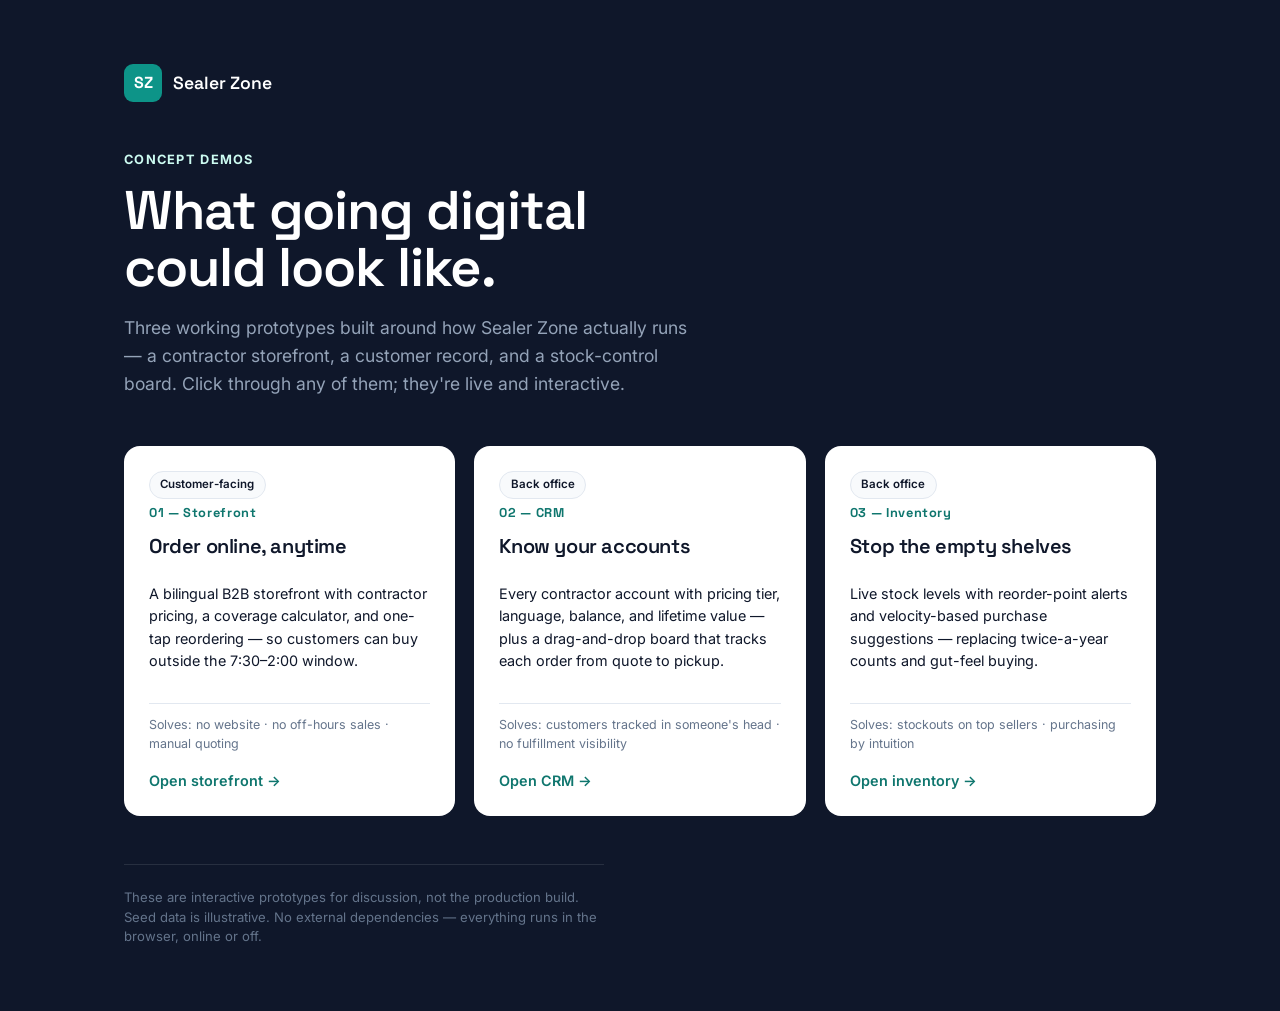
<file: index.html>
<!DOCTYPE html>
<html lang="en">
<head>
<meta charset="UTF-8">
<meta name="viewport" content="width=device-width, initial-scale=1">
<title>Sealer Zone — Demo Suite</title>
<link rel="preconnect" href="https://fonts.googleapis.com">
<link rel="preconnect" href="https://fonts.gstatic.com" crossorigin>
<link href="https://fonts.googleapis.com/css2?family=Space+Grotesk:wght@500;600;700&family=Inter:wght@400;500;600;700&display=swap" rel="stylesheet">
<link rel="stylesheet" href="assets/brand.css">
<style>
  body { background: var(--ink); color: #E2E8F0; }
  .wrap { max-width: 1080px; margin: 0 auto; padding: 4rem 1.5rem 4rem; }
  .topline { display: flex; align-items: center; gap: .7rem; margin-bottom: 3rem; }
  .topline .mark { width: 38px; height: 38px; border-radius: 9px; background: var(--teal); color: #fff;
    display: grid; place-items: center; font-family: var(--font-display); font-weight: 700; font-size: 1rem; }
  .topline .name { font-family: var(--font-display); font-weight: 600; color: #fff; font-size: 1.1rem; }
  .eyebrow { color: var(--teal-soft); font-size: .8rem; font-weight: 700; letter-spacing: .1em; text-transform: uppercase; }
  h1 { color: #fff; font-size: clamp(2.2rem, 5vw, 3.4rem); line-height: 1.05; margin: .8rem 0 1rem; max-width: 16ch; }
  .lead { color: var(--slate-400); font-size: 1.1rem; max-width: 52ch; line-height: 1.6; }
  .cards { display: grid; grid-template-columns: repeat(3, 1fr); gap: 1.2rem; margin-top: 3rem; }
  .dcard { background: #fff; color: var(--ink); border-radius: 16px; padding: 1.5rem; display: flex; flex-direction: column;
    text-decoration: none; transition: transform .15s ease, box-shadow .15s ease; border: 1px solid transparent; }
  .dcard:hover { transform: translateY(-4px); box-shadow: 0 30px 60px -25px rgba(0,0,0,.5); }
  .dcard .num { font-family: var(--font-display); font-size: .8rem; font-weight: 700; color: var(--teal-dark); letter-spacing: .05em; }
  .dcard h3 { font-size: 1.25rem; margin: .5rem 0 .5rem; }
  .dcard p { font-size: .9rem; color: var(--slate-600); line-height: 1.55; flex: 1; }
  .dcard .solves { margin-top: 1rem; font-size: .78rem; color: var(--slate-500); border-top: 1px solid var(--line); padding-top: .8rem; }
  .dcard .go { margin-top: 1rem; display: inline-flex; align-items: center; gap: .4rem; color: var(--teal-dark); font-weight: 600; font-size: .9rem; }
  .dcard .tag { align-self: flex-start; background: var(--surface); border: 1px solid var(--line); border-radius: 999px;
    padding: .25rem .65rem; font-size: .72rem; font-weight: 600; color: var(--slate-600); margin-bottom: .3rem; }
  .foot { margin-top: 3rem; color: var(--slate-500); font-size: .82rem; border-top: 1px solid rgba(255,255,255,.1); padding-top: 1.4rem; max-width: 60ch; }
  @media (max-width: 820px){ .cards { grid-template-columns: 1fr; } }
</style>
</head>
<body>
  <div class="wrap">
    <div class="topline">
      <span class="mark">SZ</span>
      <span class="name">Sealer Zone</span>
    </div>

    <div class="eyebrow">Concept demos</div>
    <h1>What going digital could look like.</h1>
    <p class="lead">Three working prototypes built around how Sealer Zone actually runs — a contractor storefront, a customer record, and a stock-control board. Click through any of them; they're live and interactive.</p>

    <div class="cards">
      <a class="dcard" href="storefront/index.html">
        <span class="tag">Customer-facing</span>
        <div class="num">01 — Storefront</div>
        <h3>Order online, anytime</h3>
        <p>A bilingual B2B storefront with contractor pricing, a coverage calculator, and one-tap reordering — so customers can buy outside the 7:30–2:00 window.</p>
        <div class="solves">Solves: no website · no off-hours sales · manual quoting</div>
        <span class="go">Open storefront →</span>
      </a>

      <a class="dcard" href="crm/index.html">
        <span class="tag">Back office</span>
        <div class="num">02 — CRM</div>
        <h3>Know your accounts</h3>
        <p>Every contractor account with pricing tier, language, balance, and lifetime value — plus a drag-and-drop board that tracks each order from quote to pickup.</p>
        <div class="solves">Solves: customers tracked in someone's head · no fulfillment visibility</div>
        <span class="go">Open CRM →</span>
      </a>

      <a class="dcard" href="inventory/index.html">
        <span class="tag">Back office</span>
        <div class="num">03 — Inventory</div>
        <h3>Stop the empty shelves</h3>
        <p>Live stock levels with reorder-point alerts and velocity-based purchase suggestions — replacing twice-a-year counts and gut-feel buying.</p>
        <div class="solves">Solves: stockouts on top sellers · purchasing by intuition</div>
        <span class="go">Open inventory →</span>
      </a>
    </div>

    <div class="foot">
      These are interactive prototypes for discussion, not the production build. Seed data is illustrative.
      No external dependencies — everything runs in the browser, online or off.
    </div>
  </div>
</body>
</html>
</file>
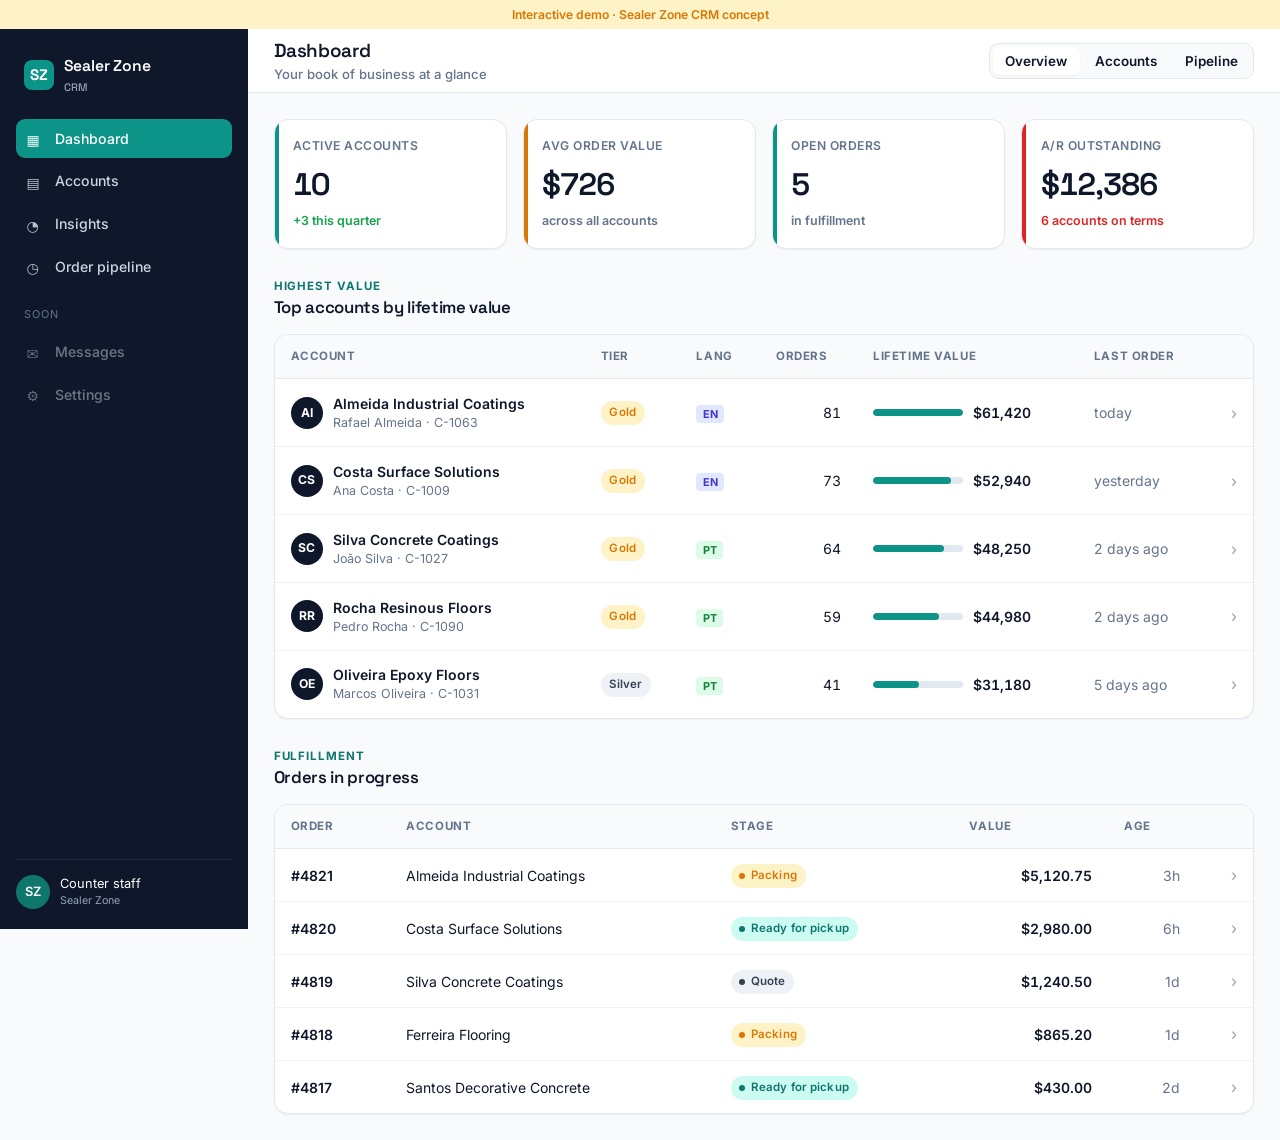
<file: crm/index.html>
<!DOCTYPE html>
<html lang="en">
<head>
<meta charset="UTF-8">
<meta name="viewport" content="width=device-width, initial-scale=1">
<title>Sealer Zone — CRM</title>
<link rel="preconnect" href="https://fonts.googleapis.com">
<link rel="preconnect" href="https://fonts.gstatic.com" crossorigin>
<link href="https://fonts.googleapis.com/css2?family=Space+Grotesk:wght@500;600;700&family=Inter:wght@400;500;600;700&display=swap" rel="stylesheet">
<link rel="stylesheet" href="../assets/brand.css">
<style>
  .demo-flag { background: var(--amber-soft); color: var(--amber); text-align: center; font-size: .76rem; font-weight: 600; padding: .35rem; }
  .board { display: grid; grid-template-columns: repeat(4, 1fr); gap: 1rem; }
  .col { background: var(--surface); border: 1px solid var(--line); border-radius: var(--radius); padding: .8rem; min-height: 160px; }
  .col h4 { font-family: var(--font-body); font-size: .8rem; text-transform: uppercase; letter-spacing: .05em; color: var(--slate-500); display: flex; align-items: center; justify-content: space-between; margin-bottom: .7rem; }
  .col h4 .n { background: #fff; border: 1px solid var(--line); border-radius: 999px; padding: 0 .5rem; font-size: .72rem; color: var(--slate-700); }
  .col[data-stage="ready"] h4 { color: var(--teal-dark); }
  .ocard { background: #fff; border: 1px solid var(--line); border-radius: var(--radius-sm); padding: .75rem .8rem; margin-bottom: .6rem; box-shadow: var(--shadow-sm); cursor: grab; transition: box-shadow .14s, transform .1s, border-color .14s; }
  .ocard:hover { box-shadow: var(--shadow); border-color: #DCE3EA; transform: translateY(-1px); }
  .ocard .oid { font-family: var(--font-display); font-weight: 600; font-size: .9rem; }
  .ocard .oco { font-size: .78rem; color: var(--slate-600); margin: .15rem 0; }
  .ocard .om { display: flex; align-items: center; justify-content: space-between; margin-top: .5rem; }
  .ocard .ot { font-family: var(--font-display); font-weight: 600; font-size: .88rem; }
  .ocard .age { font-size: .7rem; color: var(--slate-400); }
  .ocard.dragging { opacity: .4; }
  .ocard .open { font-size: .68rem; color: var(--teal-dark); font-weight: 600; margin-top: .4rem; }
  .col.over { border-color: var(--teal); background: var(--teal-soft); }
  .seg { display: inline-flex; background: var(--surface); border: 1px solid var(--line); border-radius: 10px; padding: 3px; gap: 2px; }
  .seg button { border: none; background: transparent; padding: .4rem .8rem; border-radius: 7px; font-size: .84rem; font-weight: 600; color: var(--slate-600); }
  .seg button.on { background: #fff; color: var(--ink); box-shadow: var(--shadow-sm); }
  .lang-flag { font-size: .68rem; font-weight: 700; padding: .12rem .4rem; border-radius: 4px; }
  .lang-PT { background: #DCFCE7; color: #15803D; } .lang-EN { background: #E0E7FF; color: #4338CA; }
  .avatar { width: 32px; height: 32px; border-radius: 50%; background: var(--ink); color: #fff; display: grid; place-items: center; font-size: .76rem; font-weight: 700; flex: none; }
  .avatar.lg { width: 56px; height: 56px; font-size: 1.1rem; }
  .cust-cell { display: flex; align-items: center; gap: .65rem; }
  .hide { display: none; }
  .search { display: flex; align-items: center; gap: .5rem; border: 1px solid var(--line); border-radius: 9px; padding: .5rem .8rem; background: #fff; width: 260px; }
  .search input { border: none; outline: none; font-size: .88rem; width: 100%; font-family: inherit; }
  .ltvbar { width: 90px; }
</style>
</head>
<body>
<div class="demo-flag">Interactive demo · Sealer Zone CRM concept</div>
<div class="shell">
  <aside class="sidebar">
    <div class="brand"><div class="mark">SZ</div><div class="name">Sealer Zone<small>CRM</small></div></div>
    <a class="nav-item active" data-view="dash"><span class="ico">▦</span> Dashboard</a>
    <a class="nav-item" data-view="accounts"><span class="ico">▤</span> Accounts</a>
    <a class="nav-item" data-view="insights"><span class="ico">◔</span> Insights</a>
    <a class="nav-item" data-view="pipeline"><span class="ico">◷</span> Order pipeline</a>
    <div class="nav-label">Soon</div>
    <a class="nav-item" style="opacity:.5"><span class="ico">✉</span> Messages</a>
    <a class="nav-item" style="opacity:.5"><span class="ico">⚙</span> Settings</a>
    <div class="spacer"></div>
    <div class="who"><div class="av">SZ</div><div class="meta">Counter staff<small>Sealer Zone</small></div></div>
  </aside>

  <div class="main">
    <div class="topbar">
      <div><h1 id="viewTitle">Dashboard</h1><div class="sub" id="viewSub">Your book of business at a glance</div></div>
      <div class="seg" id="quickViews">
        <button data-view="dash" class="on">Overview</button>
        <button data-view="accounts">Accounts</button>
        <button data-view="pipeline">Pipeline</button>
      </div>
    </div>
    <div class="content">
      <!-- DASHBOARD -->
      <section id="view-dash">
        <div class="stat-grid">
          <div class="stat"><div class="accent-bar"></div><div class="label">Active accounts</div><div class="value tnum" id="kAcc">—</div><div class="trend" style="color:var(--green)">+3 this quarter</div></div>
          <div class="stat"><div class="accent-bar" style="background:var(--amber)"></div><div class="label">Avg order value</div><div class="value tnum" id="kAov">—</div><div class="trend muted">across all accounts</div></div>
          <div class="stat"><div class="accent-bar"></div><div class="label">Open orders</div><div class="value tnum" id="kOpen">—</div><div class="trend muted">in fulfillment</div></div>
          <div class="stat"><div class="accent-bar" style="background:var(--red)"></div><div class="label">A/R outstanding</div><div class="value tnum" id="kAr">—</div><div class="trend" style="color:var(--red)" id="kArSub">on terms</div></div>
        </div>
        <div class="sec-head"><div><div class="eyebrow">Highest value</div><h2>Top accounts by lifetime value</h2></div></div>
        <div class="table-wrap"><table class="data wide">
          <thead><tr><th>Account</th><th>Tier</th><th>Lang</th><th class="t-right">Orders</th><th>Lifetime value</th><th>Last order</th><th></th></tr></thead>
          <tbody id="topAccounts"></tbody></table></div>
        <div class="sec-head"><div><div class="eyebrow">Fulfillment</div><h2>Orders in progress</h2></div></div>
        <div class="table-wrap"><table class="data wide">
          <thead><tr><th>Order</th><th>Account</th><th>Stage</th><th class="t-right">Value</th><th class="t-right">Age</th><th></th></tr></thead>
          <tbody id="openOrders"></tbody></table></div>
      </section>

      <!-- ACCOUNTS -->
      <section id="view-accounts" class="hide">
        <div class="filterbar">
          <div class="search"><span class="muted">⌕</span><input id="acctSearch" placeholder="Search company or contact…"></div>
          <span class="selectish">Tier <select id="fTier"><option value="">All</option><option>Gold</option><option>Silver</option><option>Bronze</option></select></span>
          <span class="selectish">Language <select id="fLang"><option value="">All</option><option value="PT">Portuguese</option><option value="EN">English</option></select></span>
          <span class="selectish">Balance <select id="fBal"><option value="">All</option><option value="owing">Has balance</option><option value="clear">Paid up</option></select></span>
          <span class="muted" style="font-size:.85rem;margin-left:auto" id="acctCount"></span>
        </div>
        <div class="table-wrap"><table class="data wide">
          <thead><tr><th>Account</th><th>Tier</th><th>Lang</th><th>Tax</th><th class="t-right">Orders</th><th>Lifetime value</th><th class="t-right">Balance</th><th>Last order</th><th></th></tr></thead>
          <tbody id="acctRows"></tbody></table></div>
      </section>

      <!-- PIPELINE -->
      <section id="view-pipeline" class="hide">
        <div class="muted" style="font-size:.85rem;margin-bottom:1rem">Drag a card between stages to update fulfillment, or click it to open the order.</div>
        <div class="board" id="board"></div>
      </section>

      <!-- INSIGHTS -->
      <section id="view-insights" class="hide"></section>

      <!-- ACCOUNT DETAIL -->
      <section id="view-account-detail" class="hide"></section>

      <!-- ORDER DETAIL -->
      <section id="view-order-detail" class="hide"></section>
    </div>
  </div>
</div>

<script src="data.js"></script>
<script>
(function(){
  "use strict";
  const money = n => "$" + n.toLocaleString("en-US",{minimumFractionDigits:0,maximumFractionDigits:0});
  const money2 = n => "$" + n.toLocaleString("en-US",{minimumFractionDigits:2,maximumFractionDigits:2});
  const initials = s => s.split(/\s|—/).filter(Boolean).slice(0,2).map(w=>w[0]).join("").toUpperCase();
  const custById = id => CUSTOMERS.find(c=>c.id===id);
  const orderById = id => ORDERS.find(o=>o.id===id);
  const stageLabel = id => (STAGES.find(s=>s.id===id)||{}).label || id;
  const stageBadge = id => id==="ready"?"badge-teal":id==="done"?"badge-green":id==="packing"?"badge-amber":"badge-slate";
  const tierBadge = t => `<span class="badge ${TIER_BADGE[t]}">${t}</span>`;
  const langFlag = l => `<span class="lang-flag lang-${l}">${l}</span>`;
  const $ = id => document.getElementById(id);

  /* ---------- KPIs ---------- */
  function kpis(){
    $("kAcc").textContent = CUSTOMERS.length;
    const aov = Math.round(CUSTOMERS.reduce((a,c)=>a+c.ltv,0)/CUSTOMERS.reduce((a,c)=>a+c.orders,0));
    $("kAov").textContent = money(aov);
    $("kOpen").textContent = ORDERS.filter(o=>o.stage!=="done").length;
    $("kAr").textContent = money(CUSTOMERS.reduce((a,c)=>a+c.balance,0));
    $("kArSub").textContent = CUSTOMERS.filter(c=>c.balance>0).length + " accounts on terms";
  }

  /* ---------- dashboard tables ---------- */
  function topAccounts(){
    const rows=[...CUSTOMERS].sort((a,b)=>b.ltv-a.ltv).slice(0,5); const max=rows[0].ltv;
    $("topAccounts").innerHTML = rows.map(c=>`
      <tr class="clickable" data-acct="${c.id}">
        <td><div class="cust-cell"><div class="avatar">${initials(c.company)}</div><div><div class="strong">${c.company}</div><div class="muted" style="font-size:.78rem">${c.contact} · ${c.id}</div></div></div></td>
        <td>${tierBadge(c.tier)}</td><td>${langFlag(c.lang)}</td><td class="t-right tnum">${c.orders}</td>
        <td><div class="row center" style="gap:.6rem"><div class="mini-bar ltvbar"><span style="width:${Math.round(c.ltv/max*100)}%;background:var(--teal)"></span></div><span class="strong tnum">${money(c.ltv)}</span></div></td>
        <td class="muted">${c.last}</td><td class="t-right chevron">›</td></tr>`).join("");
  }
  function openOrders(){
    $("openOrders").innerHTML = ORDERS.filter(o=>o.stage!=="done").map(o=>`
      <tr class="clickable" data-order="${o.id}">
        <td class="strong">${o.id}</td><td>${o.company}</td>
        <td><span class="badge ${stageBadge(o.stage)}"><span class="dot"></span>${stageLabel(o.stage)}</span></td>
        <td class="t-right tnum strong">${money2(o.total)}</td><td class="t-right muted">${o.age}</td><td class="t-right chevron">›</td></tr>`).join("");
  }

  /* ---------- accounts (filterable) ---------- */
  function renderAccounts(){
    const q=$("acctSearch").value.toLowerCase(), tier=$("fTier").value, lang=$("fLang").value, bal=$("fBal").value;
    let rows=CUSTOMERS.filter(c=>(c.company+c.contact).toLowerCase().includes(q));
    if(tier) rows=rows.filter(c=>c.tier===tier);
    if(lang) rows=rows.filter(c=>c.lang===lang);
    if(bal==="owing") rows=rows.filter(c=>c.balance>0); if(bal==="clear") rows=rows.filter(c=>c.balance===0);
    $("acctCount").textContent = rows.length+" accounts";
    const max=Math.max(...CUSTOMERS.map(c=>c.ltv));
    $("acctRows").innerHTML = rows.map(c=>`
      <tr class="clickable" data-acct="${c.id}">
        <td><div class="cust-cell"><div class="avatar">${initials(c.company)}</div><div><div class="strong">${c.company}</div><div class="muted" style="font-size:.78rem">${c.contact} · ${c.phone}</div></div></div></td>
        <td>${tierBadge(c.tier)}</td><td>${langFlag(c.lang)}</td>
        <td>${c.taxExempt?'<span class="badge badge-slate">Exempt</span>':'<span class="muted">—</span>'}</td>
        <td class="t-right tnum">${c.orders}</td>
        <td><div class="row center" style="gap:.6rem"><div class="mini-bar ltvbar"><span style="width:${Math.round(c.ltv/max*100)}%;background:var(--teal)"></span></div><span class="strong tnum">${money(c.ltv)}</span></div></td>
        <td class="t-right tnum ${c.balance>0?'':'muted'}" ${c.balance>0?'style=color:var(--red);font-weight:600':''}>${c.balance>0?money2(c.balance):'—'}</td>
        <td class="muted">${c.last}</td><td class="t-right chevron">›</td></tr>`).join("");
  }
  ["acctSearch","fTier","fLang","fBal"].forEach(id=>$(id).addEventListener("input",renderAccounts));

  /* ---------- account detail ---------- */
  function sparkline(arr){
    const max=Math.max(...arr); return `<div class="spark">${arr.map((v,i)=>`<span class="${i===arr.length-1?'hi':''}" style="height:${Math.max(6,v/max*100)}%"></span>`).join("")}</div>`;
  }
  function openAccount(id){
    const c=custById(id); if(!c) return;
    const hist=(HISTORY[id]||[]);
    const histRows = hist.length ? hist.map(h=>`<tr class="clickable" data-order="${h[0]}"><td class="strong">${h[0]}</td><td class="muted">${h[1]}</td><td class="t-right tnum strong">${money2(h[2])}</td><td class="t-right chevron">›</td></tr>`).join("")
      : `<tr><td colspan="4" class="muted" style="text-align:center;padding:1.4rem">No recent orders on file.</td></tr>`;
    const notes = c.notes.length ? c.notes.map(n=>`<div class="note">${n.t}<div class="meta">${n.w} · ${n.d}</div></div>`).join("") : `<div class="muted" style="font-size:.85rem">No notes yet.</div>`;

    // --- derived intelligence ---
    const ltvs=[...CUSTOMERS.map(x=>x.ltv)].sort((a,b)=>b-a);
    const thr=ltvs[Math.floor(ltvs.length*0.3)];
    const rank=[...CUSTOMERS].sort((a,b)=>b.ltv-a.ltv).findIndex(x=>x.id===c.id)+1;
    const seg=segmentOf(c,thr);
    const segColor={Champion:"badge-green",Loyal:"badge-teal","At-risk":"badge-amber",New:"badge-slate"}[seg];
    const perYear=Math.max(1,Math.round(c.orders/Math.max(1,(2026-parseInt(c.since)))));
    const tr=trendPct(c), trTxt=tr>0.04?`▲ ${Math.round(tr*100)}%`:tr<-0.04?`▼ ${Math.abs(Math.round(tr*100))}%`:"steady";
    const trColor=tr>0.04?"var(--green)":tr<-0.04?"var(--red)":"var(--slate-500)";
    const mix=ACCOUNT_MIX[id]||[];
    const mixMax=Math.max(...mix.map(m=>m[1]),1);
    const mixHTML=mix.map(m=>`<div style="margin-bottom:.7rem"><div class="row between" style="font-size:.82rem;margin-bottom:.28rem"><span class="strong">${m[0]}</span><span class="muted tnum">${m[1]}%</span></div><div class="mini-bar"><span style="width:${Math.round(m[1]/mixMax*100)}%;background:var(--teal)"></span></div></div>`).join("");

    // --- next best action ---
    const acts=[];
    if(seg==="At-risk") acts.push(["Re-engage",`Last order ${c.last}. A quick ${c.lang==='PT'?'Portuguese ':''}text or call could bring them back before they drift.`,"badge-amber"]);
    if(tr>0.15 && c.tier!=="Gold") acts.push(["Offer better pricing",`Spend is up ${Math.round(tr*100)}% — a move to ${c.tier==='Bronze'?'Silver':'Gold'} pricing could lock in loyalty.`,"badge-teal"]);
    if(c.balance>0) acts.push(["Follow up on balance",`${money2(c.balance)} outstanding on terms.`,"badge-slate"]);
    if(mix.length && !mix.some(m=>/Polyaspartic|Topcoat/.test(m[0]))) acts.push(["Cross-sell topcoat","Buys base coats but no topcoat — Polyaspartic gives same-day return to service.","badge-teal"]);
    if(seg==="Champion") acts.push(["Protect this account",`Ranked #${rank} by value. Keep lead times honest and service white-glove.`,"badge-green"]);
    if(!acts.length) acts.push(["Keep it steady","Healthy, active account. Consistent service is all this one needs.","badge-slate"]);
    const actsHTML=acts.slice(0,3).map(a=>`<div class="note" style="border-left:3px solid var(--teal);background:#fff"><div class="row between center" style="margin-bottom:.2rem"><span class="strong" style="font-size:.88rem">${a[0]}</span><span class="badge ${a[2]}">suggested</span></div><div class="muted" style="font-size:.82rem;line-height:1.45">${a[1]}</div></div>`).join("");

    $("view-account-detail").innerHTML = `
      <button class="backlink" data-view="accounts">← Back to accounts</button>
      <div class="detail-head">
        <div class="row center" style="gap:1rem"><div class="avatar lg">${initials(c.company)}</div>
          <div><div class="detail-title">${c.company}</div><div class="detail-sub">${c.contact} · ${c.phone} · ${c.email}</div>
            <div style="margin-top:.5rem;display:flex;gap:.4rem;flex-wrap:wrap"><span class="badge ${segColor}">${seg}</span>${tierBadge(c.tier)} ${langFlag(c.lang)} ${c.taxExempt?'<span class="badge badge-slate">Tax exempt</span>':''} <span class="badge badge-slate">Since ${c.since}</span></div></div></div>
        ${c.balance>0?`<div style="text-align:right"><div class="muted" style="font-size:.76rem">Outstanding balance</div><div style="font-family:var(--font-display);font-weight:600;font-size:1.4rem;color:var(--red)">${money2(c.balance)}</div></div>`:''}
      </div>
      <div class="stat-grid" style="margin-bottom:1.2rem">
        <div class="stat"><div class="accent-bar"></div><div class="label">Lifetime value</div><div class="value tnum">${money(c.ltv)}</div><div class="trend muted">#${rank} of ${CUSTOMERS.length} accounts</div></div>
        <div class="stat"><div class="accent-bar" style="background:var(--amber)"></div><div class="label">Total orders</div><div class="value tnum">${c.orders}</div><div class="trend muted">~${perYear}/year</div></div>
        <div class="stat"><div class="accent-bar"></div><div class="label">Avg order value</div><div class="value tnum">${money(c.aov)}</div><div class="trend muted">per order</div></div>
        <div class="stat"><div class="accent-bar" style="background:${trColor}"></div><div class="label">Spend trend</div><div class="value" style="font-size:1.5rem;margin-top:.5rem;color:${trColor}">${trTxt}</div><div class="trend muted">vs prior quarter</div></div>
      </div>
      <div class="row" style="gap:1.4rem;align-items:flex-start;flex-wrap:wrap">
        <div style="flex:1.4;min-width:320px">
          <div class="sec-head"><div><div class="eyebrow" style="color:var(--teal-dark)">Recommended</div><h2>Next best action</h2></div></div>
          <div style="display:flex;flex-direction:column;gap:.55rem;margin-bottom:1.4rem">${actsHTML}</div>
          <div class="sec-head"><div><div class="eyebrow">History</div><h2>Recent orders</h2></div></div>
          <div class="table-wrap"><table class="data"><tbody>${histRows}</tbody></table></div>
        </div>
        <div style="flex:1;min-width:260px">
          <div class="sec-head"><div><div class="eyebrow">What they buy</div><h2>Product mix</h2></div></div>
          <div class="card" style="padding:1.1rem 1.2rem 0.5rem">${mixHTML||'<div class="muted" style="font-size:.85rem">No purchase data.</div>'}</div>
          <div class="sec-head"><div><div class="eyebrow">Trend</div><h2>Monthly spend</h2></div></div>
          <div class="card" style="padding:1.1rem 1.2rem">${sparkline(c.spend)}<div class="muted" style="font-size:.75rem;margin-top:.6rem">Last 12 months (in $1,000s)</div></div>
          <div class="sec-head"><div><div class="eyebrow">Account</div><h2>Notes</h2></div></div>
          <div id="noteList">${notes}</div>
          <div class="row" style="gap:.5rem;margin-top:.7rem"><input class="inp" id="noteInput" placeholder="Add a note…"><button class="btn btn-primary btn-sm" id="addNote">Add</button></div>
        </div>
      </div>`;
    $("addNote").onclick=()=>{ const v=$("noteInput").value.trim(); if(!v) return; c.notes.unshift({t:v,w:"You",d:"Just now"}); openAccount(id); };
    bindRows();
    show("account-detail","Account","Customer profile and insights");
  }

  /* ---------- order detail ---------- */
  function openOrder(id){
    const o=orderById(id); if(!o){ return; }
    const c=custById(o.cust);
    const idx=STAGES.findIndex(s=>s.id===o.stage);
    const timeline=STAGES.map((s,i)=>{
      const cls=i<idx?"done":i===idx?"current":"";
      const when=i<idx?"Completed":i===idx?"In progress":"Pending";
      return `<div class="tl-step ${cls}"><div class="tl-t">${s.label}</div><div class="tl-d">${when}</div></div>`;
    }).join("");
    const lines=o.lines.map(l=>`<tr><td class="strong">${l[0]}</td><td class="t-right tnum">${l[1]}</td><td class="t-right tnum">${money2(l[2])}</td><td class="t-right tnum strong">${money2(l[1]*l[2])}</td></tr>`).join("");
    const canAdvance=o.stage!=="done";
    $("view-order-detail").innerHTML=`
      <button class="backlink" data-back-order>← Back</button>
      <div class="detail-head">
        <div><div class="detail-title">Order ${o.id}</div><div class="detail-sub">${o.company} · placed ${o.placed}</div></div>
        <div style="text-align:right"><span class="badge ${stageBadge(o.stage)}" style="font-size:.8rem"><span class="dot"></span>${stageLabel(o.stage)}</span>
          <div style="font-family:var(--font-display);font-weight:600;font-size:1.5rem;margin-top:.4rem">${money2(o.total)}</div></div>
      </div>
      <div class="row" style="gap:1.4rem;align-items:flex-start;flex-wrap:wrap">
        <div style="flex:1.5;min-width:340px">
          <div class="sec-head"><div><div class="eyebrow">Items</div><h2>${o.items} line items</h2></div></div>
          <div class="table-wrap"><table class="data">
            <thead><tr><th>Product</th><th class="t-right">Qty</th><th class="t-right">Unit</th><th class="t-right">Total</th></tr></thead>
            <tbody>${lines}</tbody></table></div>
          <div class="row between" style="margin-top:1rem;padding:0 1rem"><span class="muted">Order total</span><span class="strong tnum" style="font-size:1.1rem">${money2(o.total)}</span></div>
        </div>
        <div style="flex:1;min-width:240px">
          <div class="sec-head"><div><div class="eyebrow">Fulfillment</div><h2>Status</h2></div></div>
          <div class="card" style="padding:1.3rem 1.3rem 1rem"><div class="timeline">${timeline}</div></div>
          <div class="card" style="padding:1rem 1.2rem;margin-top:1rem">
            <div class="row center" style="gap:.65rem"><div class="avatar">${initials(c.company)}</div><div><div class="strong" style="font-size:.9rem">${c.company}</div><div class="muted" style="font-size:.76rem">${tierBadge(c.tier).replace(/<[^>]+>/g,'')} · ${c.phone}</div></div></div>
            <button class="btn btn-ghost btn-sm" style="width:100%;margin-top:.8rem" data-acct="${c.id}">View account →</button>
          </div>
          ${canAdvance?`<button class="btn btn-primary" style="width:100%;margin-top:1rem" id="advance">Advance to ${stageLabel(STAGES[idx+1].id)} →</button>`:`<div class="badge badge-green" style="margin-top:1rem;justify-content:center;width:100%;padding:.5rem">✓ Completed</div>`}
        </div>
      </div>`;
    if(canAdvance) $("advance").onclick=()=>{ o.stage=STAGES[idx+1].id; openOrder(id); kpis(); openOrders(); };
    bindRows();
    show("order-detail","Order "+o.id,o.company);
  }

  /* ---------- pipeline ---------- */
  let dragId=null;
  function renderBoard(){
    const board=$("board");
    board.innerHTML=STAGES.map(s=>{
      const cards=ORDERS.filter(o=>o.stage===s.id);
      return `<div class="col" data-stage="${s.id}"><h4>${s.label} <span class="n">${cards.length}</span></h4>
        ${cards.map(o=>`<div class="ocard" draggable="true" data-id="${o.id}"><div class="oid">${o.id}</div><div class="oco">${o.company}</div><div class="om"><span class="ot tnum">${money2(o.total)}</span><span class="age">${o.items} items · ${o.age}</span></div><div class="open">Open order ›</div></div>`).join("")}</div>`;
    }).join("");
    board.querySelectorAll(".ocard").forEach(card=>{
      card.addEventListener("dragstart",()=>{dragId=card.dataset.id;card.classList.add("dragging");});
      card.addEventListener("dragend",()=>card.classList.remove("dragging"));
      card.addEventListener("click",e=>{ if(!card.classList.contains("dragging")) openOrder(card.dataset.id); });
    });
    board.querySelectorAll(".col").forEach(col=>{
      col.addEventListener("dragover",e=>{e.preventDefault();col.classList.add("over");});
      col.addEventListener("dragleave",()=>col.classList.remove("over"));
      col.addEventListener("drop",e=>{e.preventDefault();col.classList.remove("over");const o=orderById(dragId);if(o){o.stage=col.dataset.stage;renderBoard();kpis();openOrders();}});
    });
  }

  /* ---------- insights / analytics ---------- */
  const avg=a=>a.reduce((x,y)=>x+y,0)/a.length;
  function recencyDays(c){ const s=c.last; if(s==="today")return 0; if(s==="yesterday")return 1; const m=/(\d+)\s*(day|week|month)/.exec(s); if(!m)return 40; const n=+m[1]; return m[2]==="day"?n:m[2]==="week"?n*7:n*30; }
  function trendPct(c){ const a=avg(c.spend.slice(9)),b=avg(c.spend.slice(6,9)); return b?(a-b)/b:0; }
  function segmentOf(c,thr){ if(c.since>="2024"&&c.orders<20)return"New"; if(recencyDays(c)>20||trendPct(c)<-0.10)return"At-risk"; if(c.ltv>=thr&&recencyDays(c)<=3)return"Champion"; return"Loyal"; }

  function renderInsights(){
    const total=CUSTOMERS.reduce((a,c)=>a+c.ltv,0);
    const ltvs=[...CUSTOMERS.map(c=>c.ltv)].sort((a,b)=>b-a);
    const thr=ltvs[Math.floor(ltvs.length*0.3)];
    const segs={Champion:[],Loyal:[],"At-risk":[],New:[]};
    CUSTOMERS.forEach(c=>segs[segmentOf(c,thr)].push(c));
    const meta={Champion:["badge-green","Champions","High value · recently active"],Loyal:["badge-teal","Loyal","Steady, reliable accounts"],"At-risk":["badge-amber","At-risk","Slowing down or overdue"],New:["badge-slate","New","Recently onboarded"]};
    const segCards=Object.keys(meta).map(k=>{ const arr=segs[k],rev=arr.reduce((a,c)=>a+c.ltv,0),[bc,label,desc]=meta[k];
      return `<div class="card" style="padding:1.1rem 1.2rem"><div class="row between center"><span class="badge ${bc}">${label}</span><span style="font-size:1.5rem;font-family:var(--font-display);font-weight:600">${arr.length}</span></div>
        <div class="muted" style="font-size:.76rem;margin:.35rem 0 .7rem">${desc}</div>
        <div class="mini-bar" style="margin-bottom:.45rem"><span style="width:${Math.round(rev/total*100)}%;background:var(--teal)"></span></div>
        <div style="font-size:.76rem;color:var(--slate-600)">${money(rev)} · ${Math.round(rev/total*100)}% of revenue</div>
        <div style="font-size:.73rem;color:var(--slate-400);margin-top:.45rem;line-height:1.4">${arr.slice(0,2).map(c=>c.company).join(", ")||"—"}${arr.length>2?" +"+(arr.length-2)+" more":""}</div></div>`;
    }).join("");
    const sorted=[...CUSTOMERS].sort((a,b)=>b.ltv-a.ltv);
    const top3=sorted.slice(0,3).reduce((a,c)=>a+c.ltv,0), top3pct=Math.round(top3/total*100);
    const pt=CUSTOMERS.filter(c=>c.lang==="PT"),en=CUSTOMERS.filter(c=>c.lang==="EN");
    const ptRev=pt.reduce((a,c)=>a+c.ltv,0),ptPct=Math.round(ptRev/total*100);
    const tiers=["Gold","Silver","Bronze"].map(t=>{const arr=CUSTOMERS.filter(c=>c.tier===t);return[t,arr.length,arr.reduce((a,c)=>a+c.ltv,0)];});
    const tmax=Math.max(...tiers.map(t=>t[2]));
    const atRisk=segs["At-risk"];
    const riskRows=atRisk.length?atRisk.map(c=>{const tr=trendPct(c),rec=recencyDays(c);const reason=rec>20?`Last order ${c.last}`:`Spend down ${Math.abs(Math.round(tr*100))}%`;
      return `<tr class="clickable" data-acct="${c.id}"><td><div class="cust-cell"><div class="avatar">${initials(c.company)}</div><div><div class="strong">${c.company}</div><div class="muted" style="font-size:.76rem">${c.contact} · ${tierBadge(c.tier).replace(/<[^>]+>/g,'')}</div></div></div></td><td><span class="badge badge-amber">${reason}</span></td><td class="muted">${c.last}</td><td class="t-right tnum strong">${money(c.ltv)}</td><td class="t-right chevron">›</td></tr>`;
    }).join(""):`<tr><td colspan="5" class="muted" style="text-align:center;padding:1.4rem">No at-risk accounts right now.</td></tr>`;

    $("view-insights").innerHTML=`
      <div class="sec-head"><div><div class="eyebrow">Customer base</div><h2>Value segments</h2></div><span class="muted" style="font-size:.82rem">${CUSTOMERS.length} accounts · ${money(total)} lifetime value</span></div>
      <div class="stat-grid">${segCards}</div>

      <div class="row" style="gap:1.4rem;align-items:stretch;flex-wrap:wrap;margin-top:1.6rem">
        <div style="flex:1.3;min-width:300px" class="card">
          <div style="padding:1.2rem 1.3rem"><div class="eyebrow">Revenue concentration</div><h2 style="font-size:1.05rem;margin:.2rem 0 1rem">Where the money comes from</h2>
            <div style="display:flex;height:34px;border-radius:8px;overflow:hidden;border:1px solid var(--line)">
              <div style="width:${top3pct}%;background:var(--teal);display:grid;place-items:center;color:#fff;font-size:.78rem;font-weight:700">${top3pct}%</div>
              <div style="flex:1;background:var(--surface);display:grid;place-items:center;color:var(--slate-500);font-size:.78rem;font-weight:600">${100-top3pct}%</div>
            </div>
            <div class="row between" style="margin-top:.5rem;font-size:.76rem;color:var(--slate-500)"><span>Top 3 accounts</span><span>Other ${CUSTOMERS.length-3}</span></div>
            <p style="font-size:.85rem;color:var(--slate-700);margin-top:.9rem;line-height:1.5">Your top 3 accounts — ${sorted.slice(0,3).map(c=>c.company.split(" ")[0]).join(", ")} — drive <b>${top3pct}%</b> of lifetime revenue. Losing one would sting; worth protecting with proactive service.</p>
          </div>
        </div>
        <div style="flex:1;min-width:260px" class="card">
          <div style="padding:1.2rem 1.3rem"><div class="eyebrow">Language mix</div><h2 style="font-size:1.05rem;margin:.2rem 0 1rem">Who you serve</h2>
            <div style="display:flex;height:34px;border-radius:8px;overflow:hidden;border:1px solid var(--line)">
              <div style="width:${ptPct}%;background:#16A34A;display:grid;place-items:center;color:#fff;font-size:.78rem;font-weight:700">PT ${ptPct}%</div>
              <div style="flex:1;background:#E0E7FF;display:grid;place-items:center;color:#4338CA;font-size:.78rem;font-weight:700">EN ${100-ptPct}%</div>
            </div>
            <div class="row between" style="margin-top:.5rem;font-size:.76rem;color:var(--slate-500)"><span>${pt.length} Portuguese accounts</span><span>${en.length} English</span></div>
            <p style="font-size:.85rem;color:var(--slate-700);margin-top:.9rem;line-height:1.5"><b>${ptPct}%</b> of revenue comes from Portuguese-speaking contractors — the bilingual storefront and PT quoting aren't a nice-to-have, they're core.</p>
          </div>
        </div>
      </div>

      <div class="row" style="gap:1.4rem;align-items:flex-start;flex-wrap:wrap;margin-top:1.6rem">
        <div style="flex:1;min-width:280px">
          <div class="sec-head"><div><div class="eyebrow">By tier</div><h2>Revenue by pricing tier</h2></div></div>
          <div class="card" style="padding:1.2rem 1.3rem">${tiers.map(([t,ct,rev])=>`<div style="margin-bottom:.9rem"><div class="row between" style="font-size:.82rem;margin-bottom:.3rem"><span class="strong">${t} <span class="muted">· ${ct} accounts</span></span><span class="strong tnum">${money(rev)}</span></div><div class="mini-bar"><span style="width:${Math.round(rev/tmax*100)}%;background:${t==='Gold'?'#D97706':t==='Silver'?'#94A3B8':'#CBAE8F'}"></span></div></div>`).join("")}</div>
        </div>
        <div style="flex:1.3;min-width:320px">
          <div class="sec-head"><div><div class="eyebrow" style="color:var(--amber)">Needs attention</div><h2>At-risk accounts</h2></div></div>
          <div class="table-wrap"><table class="data"><thead><tr><th>Account</th><th>Signal</th><th>Last order</th><th class="t-right">LTV</th><th></th></tr></thead><tbody>${riskRows}</tbody></table></div>
        </div>
      </div>`;
    bindRows();
  }

  /* ---------- row binding + nav ---------- */
  function bindRows(){
    document.querySelectorAll("[data-acct]").forEach(el=>el.onclick=e=>{e.stopPropagation();openAccount(el.dataset.acct);});
    document.querySelectorAll("[data-order]").forEach(el=>el.onclick=e=>{e.stopPropagation();openOrder(el.dataset.order);});
    document.querySelectorAll("[data-back-order]").forEach(el=>el.onclick=()=>show(lastList,titles[lastList][0],titles[lastList][1]));
  }

  const titles={dash:["Dashboard","Your book of business at a glance"],accounts:["Accounts","Every B2B account, pricing tier, and balance"],insights:["Insights","Customer-base analysis and segments"],pipeline:["Order pipeline","Track each order from quote to pickup"],"account-detail":["Account","Customer profile and history"],"order-detail":["Order","Order detail and fulfillment"]};
  let lastList="dash";
  const VIEWS=["dash","accounts","insights","pipeline","account-detail","order-detail"];
  function show(v,title,sub){
    VIEWS.forEach(x=>$("view-"+x).classList.toggle("hide",x!==v));
    if(["dash","accounts","insights","pipeline"].includes(v)) lastList=v;
    document.querySelectorAll('.nav-item[data-view]').forEach(n=>n.classList.toggle("active",n.dataset.view===v));
    document.querySelectorAll('#quickViews button').forEach(n=>n.classList.toggle("on",n.dataset.view===v));
    $("viewTitle").textContent=title||titles[v][0]; $("viewSub").textContent=sub||titles[v][1];
    document.querySelector(".content").scrollTop=0; window.scrollTo(0,0);
    if(v==="accounts") renderAccounts();
    if(v==="insights") renderInsights();
    if(v==="pipeline") renderBoard();
    if(v==="dash"){ topAccounts(); openOrders(); }
    bindRows();
  }
  function setView(v){ show(v,titles[v][0],titles[v][1]); }
  document.querySelectorAll('[data-view]').forEach(el=>el.addEventListener("click",()=>setView(el.dataset.view)));

  /* init */
  kpis(); setView("dash");
})();
</script>
</body>
</html>
</file>
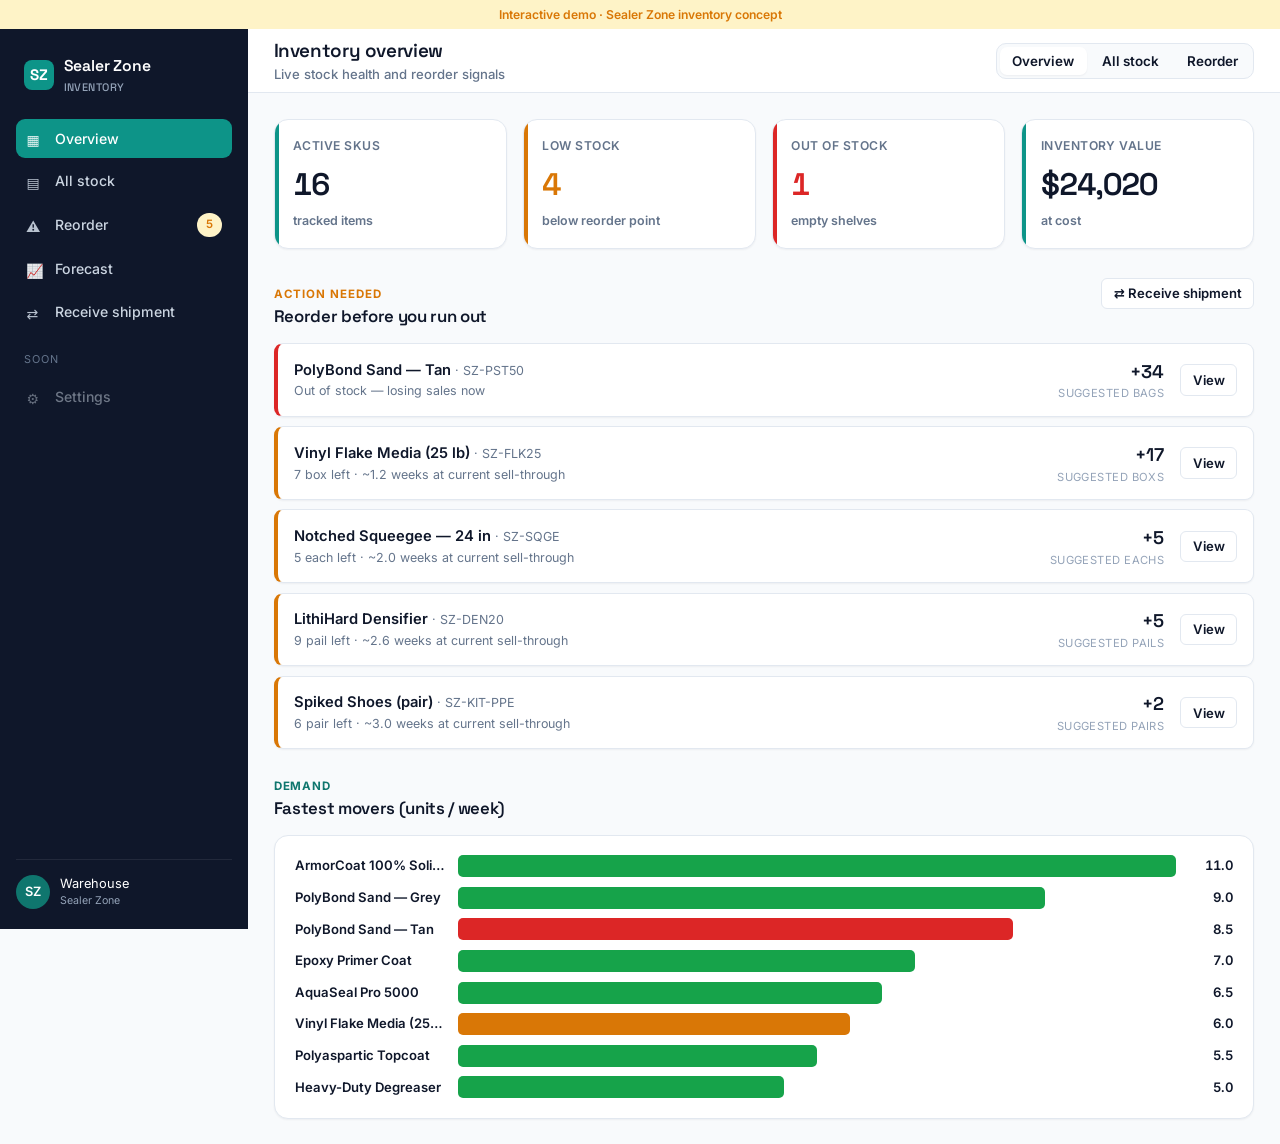
<file: inventory/index.html>
<!DOCTYPE html>
<html lang="en">
<head>
<meta charset="UTF-8">
<meta name="viewport" content="width=device-width, initial-scale=1">
<title>Sealer Zone — Inventory</title>
<link rel="preconnect" href="https://fonts.googleapis.com">
<link rel="preconnect" href="https://fonts.gstatic.com" crossorigin>
<link href="https://fonts.googleapis.com/css2?family=Space+Grotesk:wght@500;600;700&family=Inter:wght@400;500;600;700&display=swap" rel="stylesheet">
<link rel="stylesheet" href="../assets/brand.css">
<style>
  .demo-flag { background: var(--amber-soft); color: var(--amber); text-align: center; font-size: .76rem; font-weight: 600; padding: .35rem; }
  .alert-card { background: #fff; border: 1px solid var(--line); border-left: 4px solid var(--amber); border-radius: var(--radius-sm); padding: .85rem 1rem; display: flex; align-items: center; gap: 1rem; margin-bottom: .6rem; box-shadow: var(--shadow-sm); }
  .alert-card.out { border-left-color: var(--red); }
  .alert-card .ai { flex: 1; } .alert-card .an { font-weight: 600; font-size: .92rem; } .alert-card .ad { font-size: .78rem; color: var(--slate-500); margin-top: .1rem; }
  .alert-card .sug { text-align: right; } .alert-card .sug .q { font-family: var(--font-display); font-weight: 600; font-size: 1.15rem; } .alert-card .sug .ql { font-size: .7rem; color: var(--slate-400); text-transform: uppercase; letter-spacing: .04em; }
  .stockbar { width: 130px; } .stockbar .track { height: 7px; border-radius: 999px; background: var(--line); position: relative; }
  .stockbar .fill { height: 100%; border-radius: 999px; } .stockbar .rp { position: absolute; top: -3px; bottom: -3px; width: 2px; background: var(--slate-700); }
  .legend { display: flex; gap: 1.2rem; font-size: .76rem; color: var(--slate-500); margin-top: .5rem; flex-wrap: wrap; }
  .legend span { display: inline-flex; align-items: center; gap: .35rem; } .legend i { width: 10px; height: 10px; border-radius: 2px; display: inline-block; }
  .chart { background: #fff; border: 1px solid var(--line); border-radius: var(--radius); padding: 1.2rem 1.3rem; box-shadow: var(--shadow-sm); }
  .chart h3 { font-size: 1rem; margin-bottom: 1rem; }
  .bars { display: flex; flex-direction: column; gap: .6rem; }
  .barrow { display: grid; grid-template-columns: 150px 1fr 44px; align-items: center; gap: .8rem; font-size: .82rem; }
  .barrow .bt { height: 22px; border-radius: 5px; background: var(--teal); }
  .seg { display: inline-flex; background: var(--surface); border: 1px solid var(--line); border-radius: 10px; padding: 3px; gap: 2px; }
  .seg button { border: none; background: transparent; padding: .4rem .8rem; border-radius: 7px; font-size: .84rem; font-weight: 600; color: var(--slate-600); }
  .seg button.on { background: #fff; color: var(--ink); box-shadow: var(--shadow-sm); }
  .hide { display: none; }
  .po-btn { white-space: nowrap; }
  .search { display: flex; align-items: center; gap: .5rem; border: 1px solid var(--line); border-radius: 9px; padding: .5rem .8rem; background: #fff; width: 240px; }
  .search input { border: none; outline: none; font-size: .88rem; width: 100%; font-family: inherit; }
  .spark.big { height: 70px; gap: 5px; }
  .recv-row { display: grid; grid-template-columns: 1fr 120px; align-items: center; gap: 1rem; padding: .7rem 0; border-bottom: 1px solid var(--line-soft); }
  .toast { position: fixed; bottom: 22px; left: 50%; transform: translateX(-50%) translateY(20px); background: var(--ink); color: #fff; padding: .7rem 1.1rem; border-radius: 10px; font-size: .85rem; font-weight: 600; opacity: 0; pointer-events: none; transition: opacity .2s, transform .2s; z-index: 60; box-shadow: var(--shadow-lg); }
  .toast.show { opacity: 1; transform: translateX(-50%) translateY(0); }
  .po-panel { position: sticky; top: 80px; }
</style>
</head>
<body>
<div class="demo-flag">Interactive demo · Sealer Zone inventory concept</div>
<div class="shell">
  <aside class="sidebar">
    <div class="brand"><div class="mark">SZ</div><div class="name">Sealer Zone<small>Inventory</small></div></div>
    <a class="nav-item active" data-view="dash"><span class="ico">▦</span> Overview</a>
    <a class="nav-item" data-view="stock"><span class="ico">▤</span> All stock</a>
    <a class="nav-item" data-view="reorder"><span class="ico">⚠</span> Reorder <span class="badge badge-amber" id="reorderPill" style="margin-left:auto"></span></a>
    <a class="nav-item" data-view="forecast"><span class="ico">📈</span> Forecast</a>
    <a class="nav-item" data-view="receive"><span class="ico">⇄</span> Receive shipment</a>
    <div class="nav-label">Soon</div>
    <a class="nav-item" style="opacity:.5"><span class="ico">⚙</span> Settings</a>
    <div class="spacer"></div>
    <div class="who"><div class="av">SZ</div><div class="meta">Warehouse<small>Sealer Zone</small></div></div>
  </aside>

  <div class="main">
    <div class="topbar">
      <div><h1 id="viewTitle">Inventory overview</h1><div class="sub" id="viewSub">Live stock health and reorder signals</div></div>
      <div class="seg" id="quickViews">
        <button data-view="dash" class="on">Overview</button>
        <button data-view="stock">All stock</button>
        <button data-view="reorder">Reorder</button>
      </div>
    </div>
    <div class="content">
      <!-- DASHBOARD -->
      <section id="view-dash">
        <div class="stat-grid">
          <div class="stat"><div class="accent-bar"></div><div class="label">Active SKUs</div><div class="value tnum" id="kSku">—</div><div class="trend muted">tracked items</div></div>
          <div class="stat"><div class="accent-bar" style="background:var(--amber)"></div><div class="label">Low stock</div><div class="value tnum" id="kLow" style="color:var(--amber)">—</div><div class="trend muted">below reorder point</div></div>
          <div class="stat"><div class="accent-bar" style="background:var(--red)"></div><div class="label">Out of stock</div><div class="value tnum" id="kOut" style="color:var(--red)">—</div><div class="trend muted">empty shelves</div></div>
          <div class="stat"><div class="accent-bar"></div><div class="label">Inventory value</div><div class="value tnum" id="kVal">—</div><div class="trend muted">at cost</div></div>
        </div>
        <div class="sec-head"><div><div class="eyebrow" style="color:var(--amber)">Action needed</div><h2>Reorder before you run out</h2></div>
          <button class="btn btn-ghost btn-sm" data-view="receive">⇄ Receive shipment</button></div>
        <div id="alertList"></div>
        <div class="sec-head"><div><div class="eyebrow">Demand</div><h2>Fastest movers (units / week)</h2></div></div>
        <div class="chart"><div class="bars" id="velChart"></div></div>
      </section>

      <!-- ALL STOCK -->
      <section id="view-stock" class="hide">
        <div class="filterbar">
          <div class="search"><span class="muted">⌕</span><input id="stockSearch" placeholder="Search item or SKU…"></div>
          <span class="selectish">Category <select id="fCat"><option value="">All</option></select></span>
          <span class="selectish">Status <select id="fStatus"><option value="">All</option><option value="ok">Healthy</option><option value="low">Low</option><option value="out">Out</option></select></span>
          <span class="muted" style="font-size:.85rem;margin-left:auto" id="stockCount"></span>
        </div>
        <div class="table-wrap"><table class="data wide">
          <thead><tr><th>Item</th><th>Category</th><th>Stock level</th><th class="t-right">On hand</th><th class="t-right">Velocity</th><th class="t-right">Weeks left</th><th>Status</th><th></th></tr></thead>
          <tbody id="stockRows"></tbody></table></div>
        <div class="legend">
          <span><i style="background:var(--green)"></i> Healthy</span><span><i style="background:var(--amber)"></i> Low — below reorder point</span>
          <span><i style="background:var(--red)"></i> Out of stock</span><span><i style="background:var(--slate-700)"></i> ▏ reorder point</span></div>
      </section>

      <!-- REORDER + PO BUILDER -->
      <section id="view-reorder" class="hide">
        <div class="row" style="gap:1.4rem;align-items:flex-start;flex-wrap:wrap">
          <div style="flex:1.5;min-width:340px">
            <div class="muted" style="font-size:.85rem;margin-bottom:1rem">Suggested quantities keep ~4 weeks of cover based on recent sell-through. Add items to build a purchase order.</div>
            <div id="alertList2"></div>
          </div>
          <div style="flex:1;min-width:280px">
            <div class="card po-panel" style="padding:1.2rem 1.3rem">
              <div class="row between center" style="margin-bottom:.4rem"><h3 style="font-size:1rem">Draft purchase order</h3><span class="badge badge-teal" id="poCount">0</span></div>
              <div id="poItems"></div>
              <div id="poFoot"></div>
            </div>
          </div>
        </div>
      </section>

      <!-- RECEIVE SHIPMENT -->
      <section id="view-receive" class="hide"><div id="receiveBody"></div></section>

      <!-- FORECAST -->
      <section id="view-forecast" class="hide"></section>

      <!-- SKU DETAIL -->
      <section id="view-sku" class="hide"></section>
    </div>
  </div>
</div>
<div class="toast" id="toast"></div>

<script src="data.js"></script>
<script>
(function(){
  "use strict";
  const money = n => "$" + n.toLocaleString("en-US",{minimumFractionDigits:0,maximumFractionDigits:0});
  const $ = id => document.getElementById(id);
  const itemBy = sku => STOCK.find(i=>i.sku===sku);
  const statusOf = it => it.onHand===0?"out":(it.onHand<=it.reorder?"low":"ok");
  const weeksLeft = it => it.vel>0?(it.onHand/it.vel):Infinity;
  const suggested = it => Math.max(0, Math.ceil(it.vel*TARGET_WEEKS)-it.onHand);
  const statusColor = s => s==="out"?"var(--red)":s==="low"?"var(--amber)":"var(--green)";
  const PO = {}; // sku -> qty

  function kpis(){
    $("kSku").textContent=STOCK.length;
    $("kLow").textContent=STOCK.filter(i=>statusOf(i)==="low").length;
    $("kOut").textContent=STOCK.filter(i=>statusOf(i)==="out").length;
    $("kVal").textContent=money(STOCK.reduce((a,i)=>a+i.onHand*i.cost,0));
    $("reorderPill").textContent=STOCK.filter(i=>statusOf(i)!=="ok").length;
  }
  function statusBadge(s){ return s==="out"?'<span class="badge badge-red"><span class="dot"></span>Out</span>':s==="low"?'<span class="badge badge-amber"><span class="dot"></span>Low</span>':'<span class="badge badge-green"><span class="dot"></span>Healthy</span>'; }
  function stockBar(it){
    const s=statusOf(it), color=statusColor(s), scaleMax=Math.max(it.reorder*2,it.onHand,1);
    return `<div class="stockbar"><div class="track"><div class="fill" style="width:${Math.min(100,it.onHand/scaleMax*100)}%;background:${color}"></div><div class="rp" style="left:${Math.min(100,it.reorder/scaleMax*100)}%"></div></div></div>`;
  }
  function alertItems(){ return STOCK.filter(i=>statusOf(i)!=="ok").sort((a,b)=>(statusOf(a)==="out"?-1:0)-(statusOf(b)==="out"?-1:0)||weeksLeft(a)-weeksLeft(b)); }

  function renderAlerts(targetId,withAdd){
    $(targetId).innerHTML=alertItems().map(it=>{
      const s=statusOf(it), wl=weeksLeft(it);
      const sub=s==="out"?"Out of stock — losing sales now":`${it.onHand} ${it.unit} left · ~${wl.toFixed(1)} weeks at current sell-through`;
      return `<div class="alert-card ${s==='out'?'out':''}">
        <div class="ai"><div class="an">${it.name} <span class="muted" style="font-weight:400;font-size:.78rem">· ${it.sku}</span></div><div class="ad">${sub}</div></div>
        <div class="sug"><div class="q">+${suggested(it)}</div><div class="ql">suggested ${it.unit}s</div></div>
        <button class="btn ${withAdd?'btn-primary':'btn-ghost'} btn-sm po-btn" data-addpo="${it.sku}">${withAdd?'Add to PO':'View'}</button></div>`;
    }).join("");
    $(targetId).querySelectorAll("[data-addpo]").forEach(b=>b.onclick=()=>{ const it=itemBy(b.dataset.addpo); PO[it.sku]=(PO[it.sku]||0)+suggested(it); renderPO(); toast("Added to draft PO"); });
  }

  function renderPO(){
    const entries=Object.entries(PO);
    $("poCount").textContent=entries.reduce((a,[,q])=>a+q,0);
    if(!entries.length){ $("poItems").innerHTML='<div class="muted" style="font-size:.85rem;padding:.6rem 0">No items yet. Add from the list at left.</div>'; $("poFoot").innerHTML=""; return; }
    let cost=0;
    $("poItems").innerHTML=entries.map(([sku,q])=>{ const it=itemBy(sku); cost+=it.cost*q; return `<div class="row between center" style="padding:.5rem 0;border-bottom:1px solid var(--line-soft)"><div><div class="strong" style="font-size:.86rem">${it.name}</div><div class="muted" style="font-size:.74rem">${it.supplier}</div></div><div class="row center" style="gap:.5rem"><div class="qtybox" style="display:inline-flex;border:1px solid var(--line);border-radius:7px;overflow:hidden"><button data-po-d="-1" data-sku="${sku}" style="border:none;background:#fff;width:24px;height:26px">−</button><span style="min-width:26px;text-align:center;font-size:.84rem;font-weight:600;line-height:26px">${q}</span><button data-po-d="1" data-sku="${sku}" style="border:none;background:#fff;width:24px;height:26px">+</button></div></div></div>`; }).join("");
    $("poFoot").innerHTML=`<div class="row between" style="margin-top:.8rem;font-size:.9rem"><span class="muted">Est. cost</span><span class="strong tnum">${money(cost)}</span></div><button class="btn btn-primary" style="width:100%;margin-top:.8rem" id="submitPO">Submit purchase order</button>`;
    $("poItems").querySelectorAll("[data-po-d]").forEach(b=>b.onclick=()=>{ const s=b.dataset.sku; PO[s]=(PO[s]||0)+parseInt(b.dataset.poD,10); if(PO[s]<=0) delete PO[s]; renderPO(); });
    $("submitPO").onclick=()=>{ const n=Object.keys(PO).length; for(const k in PO) delete PO[k]; renderPO(); toast("Purchase order submitted for "+n+" items"); };
  }

  function velChart(){
    const rows=[...STOCK].sort((a,b)=>b.vel-a.vel).slice(0,8); const max=rows[0].vel;
    $("velChart").innerHTML=rows.map(it=>`<div class="barrow"><span class="strong" style="overflow:hidden;text-overflow:ellipsis;white-space:nowrap">${it.name}</span><div class="bt" style="width:${Math.max(6,it.vel/max*100)}%;background:${statusColor(statusOf(it))}"></div><span class="t-right tnum strong">${it.vel.toFixed(1)}</span></div>`).join("");
  }

  /* ---------- all stock (filterable) ---------- */
  function fillCats(){ $("fCat").innerHTML='<option value="">All</option>'+CATS.map(c=>`<option>${c}</option>`).join(""); }
  function stockTable(){
    const q=$("stockSearch").value.toLowerCase(), cat=$("fCat").value, st=$("fStatus").value;
    let rows=STOCK.filter(i=>(i.name+i.sku).toLowerCase().includes(q));
    if(cat) rows=rows.filter(i=>i.cat===cat);
    if(st) rows=rows.filter(i=>statusOf(i)===st);
    rows=[...rows].sort((a,b)=>{const o={out:0,low:1,ok:2};return o[statusOf(a)]-o[statusOf(b)]||weeksLeft(a)-weeksLeft(b);});
    $("stockCount").textContent=rows.length+" items";
    $("stockRows").innerHTML=rows.map(it=>{ const wl=weeksLeft(it), wlTxt=wl===Infinity?"—":wl.toFixed(1), wlColor=wl<2?"color:var(--red);font-weight:600":wl<4?"color:var(--amber);font-weight:600":"";
      return `<tr class="clickable" data-sku="${it.sku}"><td><div class="strong">${it.name}</div><div class="muted" style="font-size:.74rem">${it.sku}</div></td><td class="muted">${it.cat}</td><td>${stockBar(it)}</td><td class="t-right tnum strong">${it.onHand}</td><td class="t-right tnum muted">${it.vel.toFixed(1)}/wk</td><td class="t-right tnum" style="${wlColor}">${wlTxt}</td><td>${statusBadge(statusOf(it))}</td><td class="t-right chevron">›</td></tr>`; }).join("");
    $("stockRows").querySelectorAll("[data-sku]").forEach(r=>r.onclick=()=>openSku(r.dataset.sku));
  }
  ["stockSearch","fCat","fStatus"].forEach(id=>$(id).addEventListener("input",stockTable));

  /* ---------- SKU detail ---------- */
  function openSku(sku){
    const it=itemBy(sku); if(!it) return; const s=statusOf(it), wl=weeksLeft(it);
    const tmax=Math.max(...it.trend);
    const trend=`<div class="spark big">${it.trend.map((v,i)=>`<span class="${i===it.trend.length-1?'hi':''}" style="height:${Math.max(8,v/tmax*100)}%"></span>`).join("")}</div>`;
    const log=it.log.map(l=>{ const pos=l[1].startsWith("+"); const col=l[0]==="Received"?"var(--green)":l[0]==="Stockout"?"var(--red)":"var(--slate-700)";
      return `<tr><td><span class="badge ${l[0]==='Received'?'badge-green':l[0]==='Stockout'?'badge-red':'badge-slate'}">${l[0]}</span></td><td class="t-right tnum strong" style="color:${pos?'var(--green)':'inherit'}">${l[1]}</td><td class="t-right muted">${l[2]}</td></tr>`; }).join("");
    $("view-sku").innerHTML=`
      <button class="backlink" data-view="stock">← Back to stock</button>
      <div class="detail-head"><div><div class="detail-title">${it.name}</div><div class="detail-sub">${it.sku} · ${it.cat}</div><div style="margin-top:.5rem">${statusBadge(s)}</div></div>
        <div style="text-align:right"><div class="muted" style="font-size:.76rem">On hand</div><div style="font-family:var(--font-display);font-weight:600;font-size:2rem;color:${statusColor(s)}">${it.onHand} <span style="font-size:1rem;color:var(--slate-400)">${it.unit}</span></div></div></div>
      <div class="stat-grid" style="margin-bottom:1.6rem">
        <div class="stat"><div class="accent-bar"></div><div class="label">Reorder point</div><div class="value tnum">${it.reorder}</div></div>
        <div class="stat"><div class="accent-bar" style="background:var(--amber)"></div><div class="label">Velocity</div><div class="value tnum">${it.vel.toFixed(1)}<span style="font-size:1rem;color:var(--slate-400)">/wk</span></div></div>
        <div class="stat"><div class="accent-bar" style="background:${wl<4?'var(--amber)':'var(--teal)'}"></div><div class="label">Weeks of cover</div><div class="value tnum" style="${wl<2?'color:var(--red)':''}">${wl===Infinity?'—':wl.toFixed(1)}</div></div>
        <div class="stat"><div class="accent-bar"></div><div class="label">Stock value</div><div class="value tnum">${money(it.onHand*it.cost)}</div></div>
      </div>
      <div class="row" style="gap:1.4rem;align-items:flex-start;flex-wrap:wrap">
        <div style="flex:1.4;min-width:320px">
          <div class="sec-head"><div><div class="eyebrow">Demand</div><h2>8-week velocity</h2></div></div>
          <div class="card" style="padding:1.2rem 1.3rem">${trend}<div class="muted" style="font-size:.75rem;margin-top:.6rem">Units sold per week (most recent at right)</div></div>
          <div class="sec-head"><div><div class="eyebrow">Activity</div><h2>Movement log</h2></div></div>
          <div class="table-wrap"><table class="data"><thead><tr><th>Type</th><th class="t-right">Change</th><th class="t-right">Date</th></tr></thead><tbody>${log}</tbody></table></div>
        </div>
        <div style="flex:1;min-width:250px">
          <div class="sec-head"><div><div class="eyebrow">Supplier</div><h2>Source</h2></div></div>
          <div class="card" style="padding:1.1rem 1.2rem">
            <div class="strong">${it.supplier}</div><div class="muted" style="font-size:.82rem;margin-top:.2rem">Lead time: ${it.lead}</div>
            <div class="spec-list" style="margin-top:.9rem"><div class="spec"><span class="k">Unit cost</span><span class="v">${money(it.cost)}</span></div><div class="spec"><span class="k">Suggested reorder</span><span class="v">+${suggested(it)} ${it.unit}</span></div></div>
            <button class="btn btn-primary" style="width:100%;margin-top:1rem" data-addpo-sku="${it.sku}">Add ${suggested(it)} to purchase order</button>
          </div>
          <div class="card" style="padding:1.1rem 1.2rem;margin-top:1rem">
            <div class="field-label">Adjust on-hand count</div>
            <div class="row center" style="gap:.5rem"><input class="inp" id="adjInput" type="number" value="${it.onHand}" style="width:90px"><button class="btn btn-ghost btn-sm" id="adjBtn">Update</button></div>
            <div class="muted" style="font-size:.74rem;margin-top:.5rem">Use after a physical count.</div>
          </div>
        </div>
      </div>`;
    $("view-sku").querySelector("[data-addpo-sku]").onclick=()=>{ PO[it.sku]=(PO[it.sku]||0)+suggested(it); renderPO(); toast("Added to draft PO"); };
    $("adjBtn").onclick=()=>{ const v=parseInt($("adjInput").value,10); if(!isNaN(v)&&v>=0){ const diff=v-it.onHand; it.onHand=v; it.log.unshift(["Adjusted",(diff>=0?"+":"")+diff,"Just now"]); kpis(); openSku(sku); toast("Stock count updated"); } };
    show("sku",it.name,it.sku);
  }

  /* ---------- receive shipment (multi-step) ---------- */
  const receive={ step:1, qty:{} };
  function stepper(step){ const labels=["Select items","Review","Done"]; return `<div class="steps">${labels.map((l,i)=>{const n=i+1,cls=step===n?"on":step>n?"done":"";return `<div class="s ${cls}"><span class="n">${step>n?"✓":n}</span>${l}</div>${i<2?'<span class="bar"></span>':''}`;}).join("")}</div>`; }
  function renderReceive(){
    const body=$("receiveBody");
    if(receive.step===1){
      const lowFirst=[...STOCK].sort((a,b)=>{const o={out:0,low:1,ok:2};return o[statusOf(a)]-o[statusOf(b)];});
      body.innerHTML=`${stepper(1)}<h2 style="margin-bottom:.3rem">Receive a shipment</h2><div class="muted" style="font-size:.85rem;margin-bottom:1.2rem">Enter the quantity received for each item. Low and out-of-stock items are pre-filled with the suggested reorder.</div>
        <div class="card" style="padding:.4rem 1.2rem 1rem">
        ${lowFirst.map(it=>{const pre=statusOf(it)!=="ok"?suggested(it):(receive.qty[it.sku]||0);return `<div class="recv-row"><div><div class="strong" style="font-size:.9rem">${it.name} ${statusOf(it)!=='ok'?statusBadge(statusOf(it)):''}</div><div class="muted" style="font-size:.76rem">${it.sku} · on hand ${it.onHand} ${it.unit}</div></div><input class="inp" type="number" min="0" data-recv="${it.sku}" value="${pre}"></div>`;}).join("")}
        </div>
        <div style="display:flex;justify-content:flex-end;margin-top:1.2rem"><button class="btn btn-primary" id="recvReview">Review →</button></div>`;
      body.querySelectorAll("[data-recv]").forEach(inp=>inp.addEventListener("input",()=>receive.qty[inp.dataset.recv]=parseInt(inp.value,10)||0));
      body.querySelectorAll("[data-recv]").forEach(inp=>receive.qty[inp.dataset.recv]=parseInt(inp.value,10)||0);
      $("recvReview").onclick=()=>{ receive.step=2; renderReceive(); };
    } else if(receive.step===2){
      const items=Object.entries(receive.qty).filter(([,q])=>q>0);
      body.innerHTML=`${stepper(2)}<h2 style="margin-bottom:1rem">Confirm received quantities</h2>
        ${items.length?`<div class="table-wrap"><table class="data"><thead><tr><th>Item</th><th class="t-right">On hand</th><th class="t-right">Receiving</th><th class="t-right">New total</th></tr></thead><tbody>
        ${items.map(([sku,q])=>{const it=itemBy(sku);return `<tr><td class="strong">${it.name}</td><td class="t-right tnum muted">${it.onHand}</td><td class="t-right tnum" style="color:var(--green);font-weight:600">+${q}</td><td class="t-right tnum strong">${it.onHand+q}</td></tr>`;}).join("")}
        </tbody></table></div>`:'<div class="empty">No quantities entered.</div>'}
        <div style="display:flex;justify-content:space-between;margin-top:1.2rem"><button class="btn btn-ghost" id="recvBack">← Back</button><button class="btn btn-primary" id="recvConfirm" ${items.length?"":"disabled style=opacity:.5"}>Confirm receipt</button></div>`;
      $("recvBack").onclick=()=>{ receive.step=1; renderReceive(); };
      if(items.length) $("recvConfirm").onclick=()=>{ items.forEach(([sku,q])=>{const it=itemBy(sku);it.onHand+=q;it.log.unshift(["Received","+"+q,"Just now"]);}); receive.step=3; renderReceive(); kpis(); };
    } else {
      const n=Object.values(receive.qty).filter(q=>q>0).reduce((a,q)=>a+q,0);
      body.innerHTML=`${stepper(3)}<div class="conf" style="text-align:center;padding:2.5rem 1rem">
        <div style="width:64px;height:64px;border-radius:50%;background:var(--teal-soft);color:var(--teal-dark);display:grid;place-items:center;font-size:1.9rem;margin:0 auto 1.1rem">✓</div>
        <div style="font-family:var(--font-display);font-size:1.4rem;font-weight:600">Shipment received</div>
        <div class="muted" style="max-width:36ch;margin:.5rem auto 1.2rem">${n} units added to stock and logged. Reorder alerts have been updated.</div>
        <button class="btn btn-ghost" id="recvDone">Back to overview</button></div>`;
      receive.qty={};
      $("recvDone").onclick=()=>{ receive.step=1; setView("dash"); };
    }
  }

  function toast(m){ const e=$("toast"); e.textContent=m; e.classList.add("show"); clearTimeout(window._tt); window._tt=setTimeout(()=>e.classList.remove("show"),1700); }

  /* ---------- forecasting ---------- */
  const TODAY = new Date(2026,5,30);
  const MON = ["Jan","Feb","Mar","Apr","May","Jun","Jul","Aug","Sep","Oct","Nov","Dec"];
  function addWeeks(d,w){ const x=new Date(d); x.setDate(x.getDate()+Math.round(w*7)); return x; }
  function fmtDate(d){ return MON[d.getMonth()]+" "+d.getDate(); }
  function leadWeeks(it){ const m=/(\d+)/.exec(it.lead); return m?parseInt(m[1],10)/7:1; }
  // gentle seasonal lift over the next 8 weeks (demo model)
  const SEASON=[1.00,1.03,1.05,1.04,1.08,1.11,1.13,1.16];
  function forecastSku(it){ return SEASON.map(s=>it.vel*s); }
  function weeksToStockout(it){ let s=it.onHand,w=0; const fc=forecastSku(it); while(s>0&&w<40){ s-=(fc[Math.min(w,7)]||it.vel); w++; } return it.onHand<=0?0:w; }
  function reorderWeeks(it){ return Math.max(0, weeksToStockout(it)-leadWeeks(it)); }
  function urgency(it){ const r=reorderWeeks(it); if(it.onHand===0) return["Order now","badge-red",0]; if(r<=1)return["Reorder now","badge-red",r]; if(r<=3)return["Reorder soon","badge-amber",r]; return["On track","badge-green",r]; }

  function forecastChart(it){
    const W=720,H=260,PL=42,PR=16,PT=18,PB=30, plotW=W-PL-PR, plotH=H-PT-PB;
    const hist=it.trend, fc=forecastSku(it), n=16;
    const upper=fc.map((v,i)=>v*(1+0.10+i*0.03)), lower=fc.map((v,i)=>Math.max(0,v*(1-0.10-i*0.03)));
    const ymax=Math.max(...hist,...upper)*1.15||1;
    const xi=i=>PL+plotW*(i/(n-1)), xw=w=>PL+plotW*((7+w)/(n-1)), y=v=>PT+plotH-(v/ymax*plotH);
    const histPts=hist.map((v,i)=>`${xi(i)},${y(v)}`).join(" ");
    const fcPts=[`${xi(7)},${y(hist[7])}`,...fc.map((v,i)=>`${xi(8+i)},${y(v)}`)].join(" ");
    const band=[...upper.map((v,i)=>`${xi(8+i)},${y(v)}`),...lower.map((v,i)=>`${xi(8+i)},${y(v)}`).reverse()].join(" ");
    const gy=[0,.5,1].map(f=>{const yy=PT+plotH-f*plotH;return `<line x1="${PL}" y1="${yy}" x2="${W-PR}" y2="${yy}" stroke="var(--line)" stroke-width="1"/><text x="${PL-6}" y="${yy+3}" text-anchor="end" font-size="10" fill="var(--slate-400)">${(f*ymax).toFixed(0)}</text>`;}).join("");
    const nowX=xi(7);
    const so=weeksToStockout(it), ro=reorderWeeks(it);
    const soM = so<=8 && it.onHand>0 ? `<line x1="${xw(so)}" y1="${PT}" x2="${xw(so)}" y2="${PT+plotH}" stroke="var(--red)" stroke-width="1.5" stroke-dasharray="3 3"/><text x="${xw(so)}" y="${PT+8}" text-anchor="middle" font-size="9" fill="var(--red)" font-weight="700">stockout</text>`:"";
    const roM = ro<=8 && ro>0 ? `<line x1="${xw(ro)}" y1="${PT}" x2="${xw(ro)}" y2="${PT+plotH}" stroke="var(--amber)" stroke-width="1.5" stroke-dasharray="3 3"/><text x="${xw(ro)}" y="${PT+8}" text-anchor="middle" font-size="9" fill="var(--amber)" font-weight="700">reorder by</text>`:"";
    const xlabels=[["-8 wk",xi(0)],["now",nowX],["+8 wk",xi(15)]].map(([t,x])=>`<text x="${x}" y="${H-10}" text-anchor="middle" font-size="10" fill="var(--slate-400)">${t}</text>`).join("");
    return `<svg viewBox="0 0 ${W} ${H}" style="width:100%;height:auto" xmlns="http://www.w3.org/2000/svg">
      ${gy}
      <polygon points="${band}" fill="var(--teal-soft)" opacity=".55"/>
      <line x1="${nowX}" y1="${PT}" x2="${nowX}" y2="${PT+plotH}" stroke="var(--slate-400)" stroke-width="1" stroke-dasharray="2 2"/>
      <polyline points="${histPts}" fill="none" stroke="var(--teal)" stroke-width="2.5"/>
      <polyline points="${fcPts}" fill="none" stroke="var(--teal-dark)" stroke-width="2.5" stroke-dasharray="6 4"/>
      ${hist.map((v,i)=>`<circle cx="${xi(i)}" cy="${y(v)}" r="2.5" fill="var(--teal)"/>`).join("")}
      ${roM}${soM}${xlabels}
    </svg>`;
  }

  let fcSel=null;
  function renderForecast(){
    const dmd4 = STOCK.reduce((a,it)=>a+forecastSku(it).slice(0,4).reduce((x,v)=>x+v,0),0);
    const soon = STOCK.filter(it=>reorderWeeks(it)<=2 && it.onHand>0 || it.onHand===0);
    const stockouts30 = STOCK.filter(it=>weeksToStockout(it)<=4.3 && it.onHand>0).length + STOCK.filter(it=>it.onHand===0).length;
    const spend = soon.reduce((a,it)=>a+suggested(it)*it.cost,0);
    if(!fcSel){ const urgentSorted=[...STOCK].sort((a,b)=>reorderWeeks(a)-reorderWeeks(b)); fcSel=urgentSorted[0].sku; }
    const sel=itemBy(fcSel);
    const rows=[...STOCK].sort((a,b)=>reorderWeeks(a)-reorderWeeks(b)).map(it=>{
      const [ul,uc]=urgency(it), so=weeksToStockout(it), ro=reorderWeeks(it), avg=(forecastSku(it).slice(0,4).reduce((x,v)=>x+v,0)/4);
      return `<tr class="clickable" data-fc="${it.sku}"><td><div class="strong">${it.name}</div><div class="muted" style="font-size:.74rem">${it.sku}</div></td>
        <td class="t-right tnum">${it.onHand}</td><td class="t-right tnum muted">${avg.toFixed(1)}/wk</td>
        <td class="t-right tnum">${it.onHand===0?'<span style="color:var(--red)">now</span>':fmtDate(addWeeks(TODAY,so))}</td>
        <td class="t-right tnum strong">${it.onHand===0?'<span style="color:var(--red)">now</span>':(ro<=0?'now':fmtDate(addWeeks(TODAY,ro)))}</td>
        <td><span class="badge ${uc}">${ul}</span></td></tr>`;
    }).join("");
    $("view-forecast").innerHTML=`
      <div class="stat-grid" style="margin-bottom:1.6rem">
        <div class="stat"><div class="accent-bar"></div><div class="label">4-week demand</div><div class="value tnum">${Math.round(dmd4)}</div><div class="trend muted">units projected</div></div>
        <div class="stat"><div class="accent-bar" style="background:var(--amber)"></div><div class="label">Reorder within 2 wks</div><div class="value tnum" style="color:var(--amber)">${soon.length}</div><div class="trend muted">items</div></div>
        <div class="stat"><div class="accent-bar" style="background:var(--red)"></div><div class="label">Stockout risk · 30 days</div><div class="value tnum" style="color:var(--red)">${stockouts30}</div><div class="trend muted">items</div></div>
        <div class="stat"><div class="accent-bar"></div><div class="label">Projected reorder spend</div><div class="value tnum">${money(spend)}</div><div class="trend muted">to restock</div></div>
      </div>
      <div class="card" style="padding:1.3rem 1.4rem;margin-bottom:1.6rem">
        <div class="row between center" style="margin-bottom:.3rem;flex-wrap:wrap;gap:.6rem">
          <div><div class="eyebrow" style="color:var(--teal-dark)">Demand forecast</div><h2 style="font-size:1.1rem">${sel.name}</h2></div>
          <span class="selectish">Item <select id="fcPick">${STOCK.map(it=>`<option value="${it.sku}" ${it.sku===fcSel?"selected":""}>${it.name}</option>`).join("")}</select></span>
        </div>
        ${forecastChart(sel)}
        <div class="row" style="gap:1.4rem;flex-wrap:wrap;margin-top:.6rem;font-size:.82rem">
          <span class="row center" style="gap:.4rem"><span style="width:16px;height:3px;background:var(--teal);display:inline-block"></span> Actual sell-through</span>
          <span class="row center" style="gap:.4rem"><span style="width:16px;height:0;border-top:3px dashed var(--teal-dark);display:inline-block"></span> Forecast</span>
          <span class="row center" style="gap:.4rem"><span style="width:16px;height:10px;background:var(--teal-soft);display:inline-block;border-radius:2px"></span> Confidence range</span>
          <span class="muted" style="margin-left:auto">Model: 8-week sell-through + seasonal trend</span>
        </div>
      </div>
      <div class="sec-head"><div><div class="eyebrow">Reorder schedule</div><h2>When to reorder each item</h2></div></div>
      <div class="table-wrap"><table class="data wide">
        <thead><tr><th>Item</th><th class="t-right">On hand</th><th class="t-right">Forecast demand</th><th class="t-right">Projected stockout</th><th class="t-right">Reorder by</th><th>Status</th></tr></thead>
        <tbody>${rows}</tbody></table></div>`;
    $("fcPick").addEventListener("change",e=>{ fcSel=e.target.value; renderForecast(); });
    $("view-forecast").querySelectorAll("[data-fc]").forEach(r=>r.onclick=()=>{ fcSel=r.dataset.fc; renderForecast(); window.scrollTo({top:0,behavior:"smooth"}); });
  }

  /* ---------- views ---------- */
  const titles={dash:["Inventory overview","Live stock health and reorder signals"],stock:["All stock","Every tracked SKU and its velocity"],reorder:["Reorder","Suggested purchases and PO builder"],forecast:["Forecast","Projected demand and reorder timing"],receive:["Receive shipment","Log inbound stock"],sku:["Item","Stock detail"]};
  const VIEWS=["dash","stock","reorder","forecast","receive","sku"];
  function show(v,title,sub){
    VIEWS.forEach(x=>$("view-"+x).classList.toggle("hide",x!==v));
    document.querySelectorAll('.nav-item[data-view]').forEach(n=>n.classList.toggle("active",n.dataset.view===v));
    document.querySelectorAll('#quickViews button').forEach(n=>n.classList.toggle("on",n.dataset.view===v));
    $("viewTitle").textContent=title||titles[v][0]; $("viewSub").textContent=sub||titles[v][1]; window.scrollTo(0,0);
    if(v==="stock") stockTable();
    if(v==="reorder"){ renderAlerts("alertList2",true); renderPO(); }
    if(v==="forecast") renderForecast();
    if(v==="receive"){ receive.step=1; renderReceive(); }
    if(v==="dash"){ kpis(); renderAlerts("alertList",false); velChart(); }
  }
  function setView(v){ show(v,titles[v][0],titles[v][1]); }
  document.querySelectorAll('[data-view]').forEach(el=>el.addEventListener("click",()=>setView(el.dataset.view)));

  /* init */
  fillCats(); kpis(); setView("dash");
})();
</script>
</body>
</html>
</file>
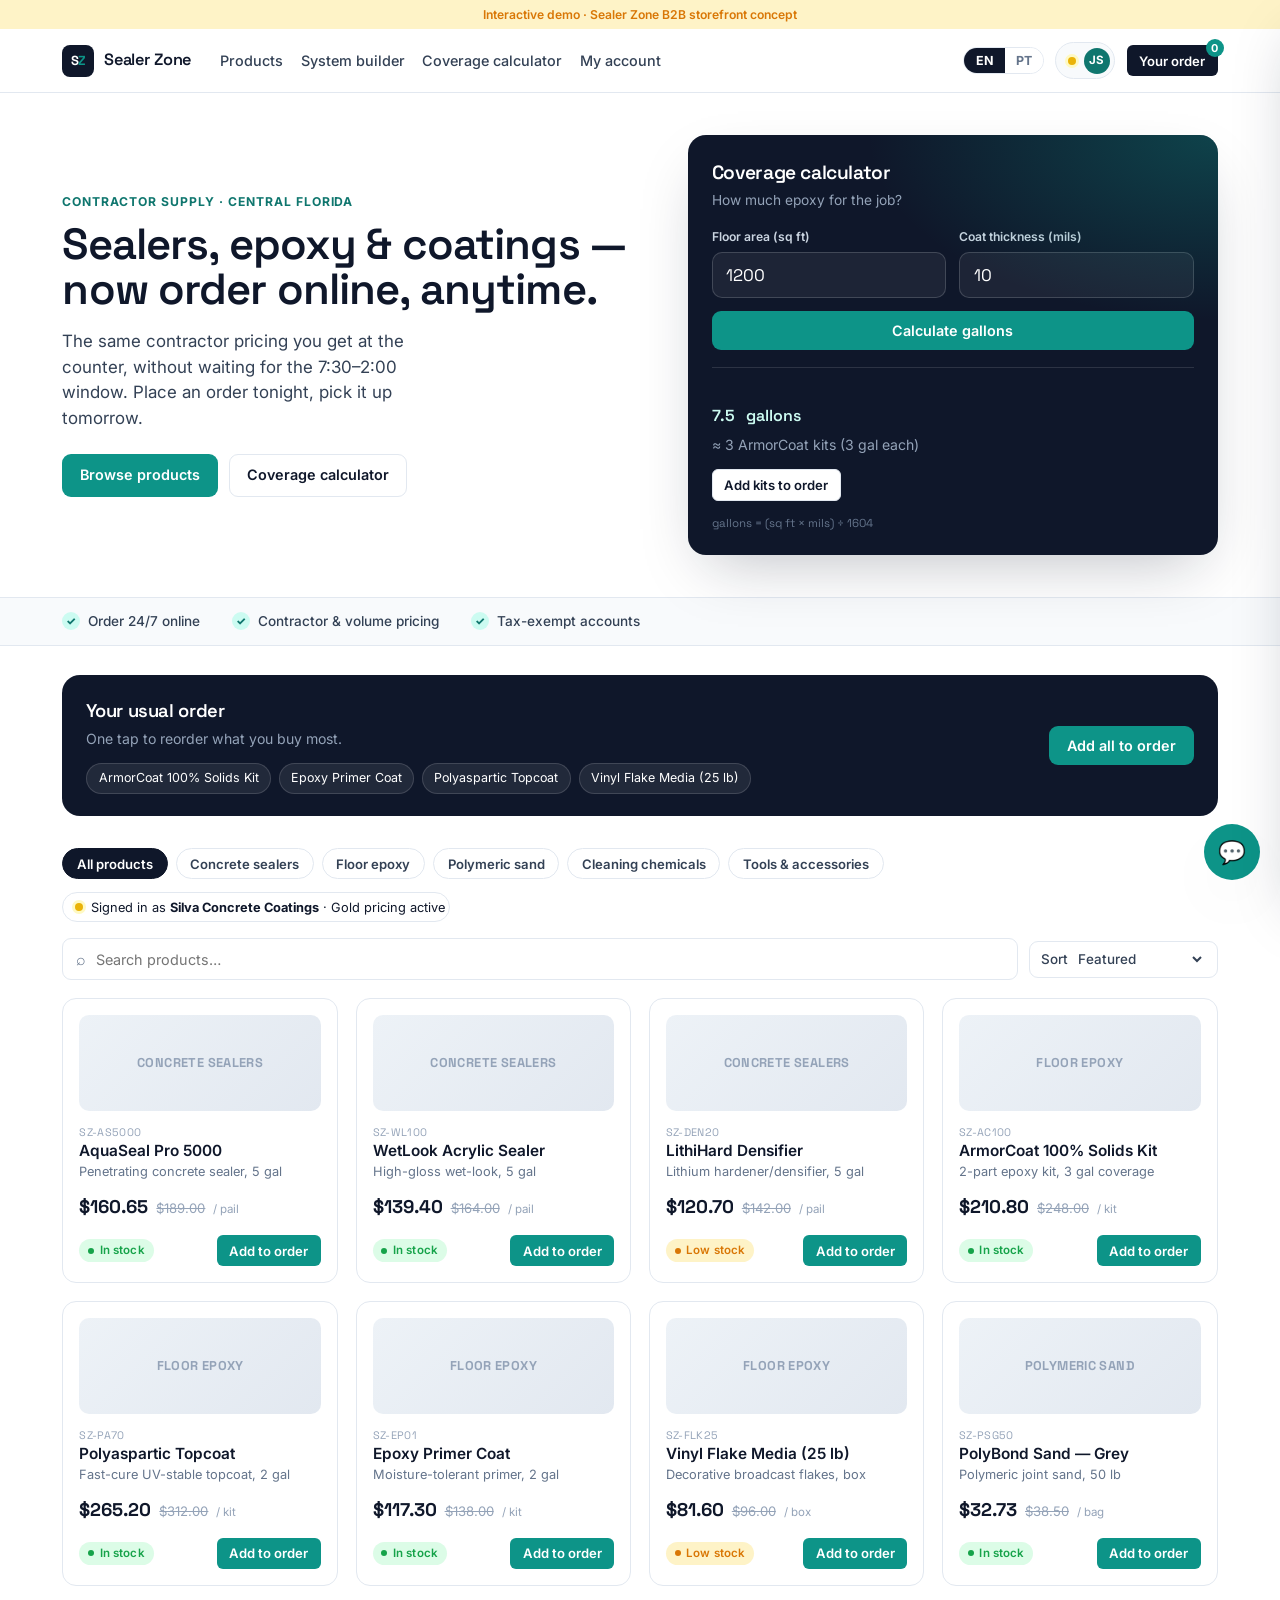
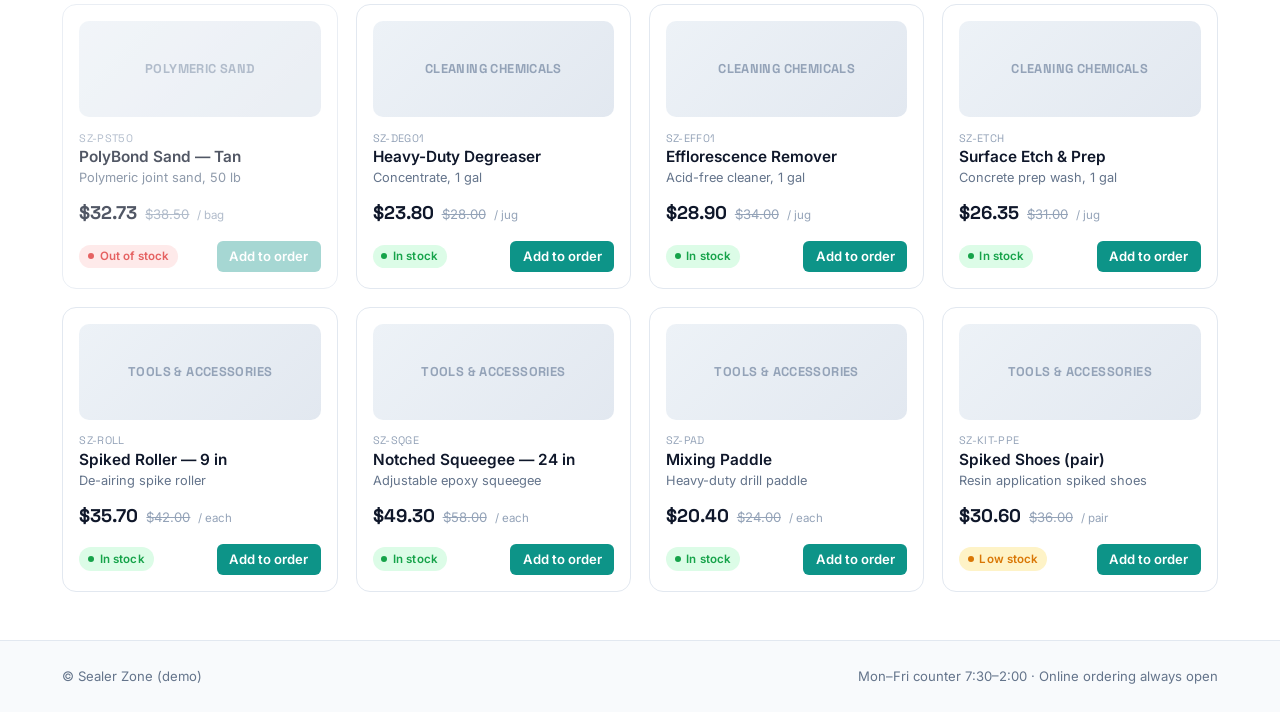
<file: storefront/index.html>
<!DOCTYPE html>
<html lang="en">
<head>
<meta charset="UTF-8">
<meta name="viewport" content="width=device-width, initial-scale=1">
<title>Sealer Zone — Contractor Supply</title>
<link rel="preconnect" href="https://fonts.googleapis.com">
<link rel="preconnect" href="https://fonts.gstatic.com" crossorigin>
<link href="https://fonts.googleapis.com/css2?family=Space+Grotesk:wght@500;600;700&family=Inter:wght@400;500;600;700&display=swap" rel="stylesheet">
<link rel="stylesheet" href="../assets/brand.css">
<style>
  body { background: var(--white); }
  .nav { position: sticky; top: 0; z-index: 20; background: rgba(255,255,255,.92); backdrop-filter: saturate(140%) blur(8px); border-bottom: 1px solid var(--line); }
  .nav-inner { max-width: 1200px; margin: 0 auto; padding: .8rem 1.4rem; display: flex; align-items: center; gap: 1.3rem; }
  .logo { display: flex; align-items: center; gap: .6rem; cursor: pointer; }
  .logo .mark { width: 32px; height: 32px; border-radius: 8px; background: var(--ink); color: #fff; display: flex; align-items: center; justify-content: center; font-family: var(--font-display); font-weight: 700; font-size: .82rem; line-height: 1; letter-spacing: -.02em; white-space: nowrap; }
  .logo .mark b { color: var(--teal); }
  .logo .name { font-family: var(--font-display); font-weight: 600; letter-spacing: -.01em; font-size: 1.02rem; }
  .nav-links { display: flex; gap: 1.1rem; margin-left: .5rem; }
  .nav-links a { font-size: .9rem; font-weight: 500; color: var(--slate-700); cursor: pointer; }
  .nav-links a:hover { color: var(--teal-dark); }
  .nav-right { margin-left: auto; display: flex; align-items: center; gap: .7rem; }
  .lang { display: inline-flex; border: 1px solid var(--line); border-radius: 999px; overflow: hidden; }
  .lang button { background: #fff; border: none; padding: .32rem .7rem; font-size: .78rem; font-weight: 700; color: var(--slate-500); }
  .lang button.on { background: var(--ink); color: #fff; }
  .acct-chip { display: flex; align-items: center; gap: .5rem; background: var(--surface); border: 1px solid var(--line); border-radius: 999px; padding: .28rem .3rem .28rem .7rem; font-size: .8rem; cursor: pointer; }
  .acct-chip .tierdot { width: 8px; height: 8px; border-radius: 50%; background: #EAB308; box-shadow: 0 0 0 3px #FEF9C3; }
  .acct-chip .av { width: 26px; height: 26px; border-radius: 50%; background: var(--teal-dark); color: #fff; display: grid; place-items: center; font-size: .72rem; font-weight: 700; }
  .cart-btn { position: relative; }
  .cart-btn .count { position: absolute; top: -7px; right: -7px; background: var(--teal); color: #fff; font-size: .68rem; font-weight: 700; min-width: 18px; height: 18px; border-radius: 999px; display: grid; place-items: center; padding: 0 4px; }
  .hero { max-width: 1200px; margin: 0 auto; padding: 2.6rem 1.4rem 1rem; display: grid; grid-template-columns: 1.05fr .95fr; gap: 2.5rem; align-items: center; }
  .hero .kicker { font-size: .76rem; font-weight: 700; letter-spacing: .08em; text-transform: uppercase; color: var(--teal-dark); }
  .hero h1 { font-size: clamp(2rem, 3.4vw, 3rem); line-height: 1.04; margin: .7rem 0 .9rem; }
  .hero p.sub { font-size: 1.06rem; color: var(--slate-700); max-width: 33ch; }
  .hero .cta-row { margin-top: 1.4rem; display: flex; gap: .7rem; }
  .calc { background: var(--ink); color: #fff; border-radius: 18px; padding: 1.5rem 1.5rem 1.4rem; box-shadow: var(--shadow-lg); position: relative; overflow: hidden; }
  .calc::after { content:""; position:absolute; inset:0; pointer-events:none; background: radial-gradient(120% 80% at 100% 0%, rgba(13,148,136,.35), transparent 55%); }
  .calc h3 { color: #fff; font-size: 1.2rem; position: relative; }
  .calc .calc-sub { color: var(--slate-400); font-size: .86rem; margin: .15rem 0 1.1rem; position: relative; }
  .calc .field { position: relative; margin-bottom: .8rem; }
  .calc label { display: block; font-size: .76rem; font-weight: 600; color: #CBD5E1; margin-bottom: .35rem; }
  .calc input { width: 100%; background: rgba(255,255,255,.06); border: 1px solid rgba(255,255,255,.16); color: #fff; border-radius: 10px; padding: .7rem .85rem; font-size: 1.05rem; font-family: var(--font-display); }
  .calc input:focus { outline: 2px solid var(--teal); border-color: transparent; }
  .calc .grid2 { display: grid; grid-template-columns: 1fr 1fr; gap: .8rem; }
  .calc .result { position: relative; margin-top: 1.1rem; padding-top: 1.1rem; border-top: 1px solid rgba(255,255,255,.12); display: none; }
  .calc .result.show { display: block; }
  .calc .result .big { font-family: var(--font-display); font-size: 2.6rem; font-weight: 700; line-height: 1; color: #fff; }
  .calc .result .big span { font-size: 1rem; color: var(--teal-soft); font-weight: 600; }
  .calc .result .kits { color: var(--slate-400); font-size: .88rem; margin: .4rem 0 .9rem; }
  .calc .formula { position: relative; margin-top: .9rem; font-size: .72rem; color: #64748B; font-family: var(--font-display); }
  .trust { border-top: 1px solid var(--line); border-bottom: 1px solid var(--line); background: var(--surface); margin-top: 1.6rem; }
  .trust-inner { max-width: 1200px; margin: 0 auto; padding: .85rem 1.4rem; display: flex; gap: 2rem; flex-wrap: wrap; }
  .trust-item { display: flex; align-items: center; gap: .5rem; font-size: .85rem; font-weight: 500; color: var(--slate-700); }
  .trust-item .ck { width: 18px; height: 18px; border-radius: 50%; background: var(--teal-soft); color: var(--teal-dark); display: grid; place-items: center; font-size: .7rem; font-weight: 800; }
  .catalog { max-width: 1200px; margin: 0 auto; padding: 1.8rem 1.4rem 3rem; }
  .cat-head { display: flex; align-items: center; justify-content: space-between; margin-bottom: 1rem; flex-wrap: wrap; gap: .8rem; }
  .chips { display: flex; gap: .5rem; flex-wrap: wrap; }
  .chip { border: 1px solid var(--line); background: #fff; color: var(--slate-700); border-radius: 999px; padding: .42rem .85rem; font-size: .82rem; font-weight: 600; cursor: pointer; }
  .chip.on { background: var(--ink); color: #fff; border-color: var(--ink); }
  .toolrow { display: flex; gap: .7rem; align-items: center; margin: 0 0 1.1rem; flex-wrap: wrap; }
  .searchbox { display: flex; align-items: center; gap: .5rem; border: 1px solid var(--line); border-radius: 9px; padding: .5rem .8rem; background: #fff; flex: 1; min-width: 220px; }
  .searchbox input { border: none; outline: none; font: inherit; font-size: .9rem; width: 100%; }
  .grid { display: grid; grid-template-columns: repeat(4, 1fr); gap: 1.1rem; }
  .prod { background: #fff; border: 1px solid var(--line); border-radius: var(--radius); padding: 1rem; display: flex; flex-direction: column; transition: box-shadow .15s ease, transform .12s ease, border-color .15s; cursor: pointer; }
  .prod:hover { box-shadow: var(--shadow); transform: translateY(-2px); border-color: #DCE3EA; }
  .prod .thumb { height: 96px; border-radius: 10px; margin-bottom: .8rem; position: relative; background: linear-gradient(135deg, #EDF2F7, #E2E8F0); display: grid; place-items: center; }
  .prod .thumb .cat-ico { font-family: var(--font-display); font-weight: 700; color: var(--slate-400); font-size: .8rem; letter-spacing: .03em; text-transform: uppercase; }
  .prod .sku { font-size: .68rem; color: var(--slate-400); font-family: var(--font-display); letter-spacing: .03em; }
  .prod .pname { font-weight: 600; font-size: .96rem; margin: .15rem 0 .1rem; line-height: 1.2; }
  .prod .blurb { font-size: .8rem; color: var(--slate-500); flex: 1; }
  .prod .price-row { display: flex; align-items: baseline; gap: .5rem; margin: .7rem 0 .2rem; }
  .prod .you-price { font-family: var(--font-display); font-weight: 700; font-size: 1.15rem; }
  .prod .list-price { font-size: .82rem; color: var(--slate-400); text-decoration: line-through; }
  .prod .unit { font-size: .72rem; color: var(--slate-400); }
  .prod .pfoot { display: flex; align-items: center; justify-content: space-between; margin-top: .7rem; }
  .prod.oos { opacity: .72; }
  .usual { background: var(--ink); color: #fff; border-radius: 18px; padding: 1.4rem 1.5rem; margin: 0 0 2rem; display: flex; align-items: center; justify-content: space-between; gap: 1.2rem; flex-wrap: wrap; }
  .usual h3 { color: #fff; font-size: 1.15rem; } .usual p { color: var(--slate-400); font-size: .88rem; margin-top: .2rem; }
  .usual .pills { display: flex; gap: .5rem; flex-wrap: wrap; margin-top: .2rem; }
  .usual .pill { background: rgba(255,255,255,.08); border: 1px solid rgba(255,255,255,.14); border-radius: 999px; padding: .3rem .7rem; font-size: .78rem; }
  .detail { max-width: 1100px; margin: 0 auto; padding: 1.6rem 1.4rem 3rem; }
  .detail-grid { display: grid; grid-template-columns: 1fr 1fr; gap: 2.2rem; }
  .dimg { background: linear-gradient(135deg, #EDF2F7, #E2E8F0); border-radius: 16px; min-height: 320px; display: grid; place-items: center; position: relative; }
  .dimg .cat-ico { font-family: var(--font-display); font-weight: 700; color: var(--slate-400); letter-spacing: .04em; text-transform: uppercase; }
  .dimg .sku-chip { position: absolute; top: 14px; left: 14px; background: rgba(255,255,255,.8); border: 1px solid var(--line); border-radius: 7px; padding: .25rem .55rem; font-size: .72rem; font-family: var(--font-display); }
  .dname { font-family: var(--font-display); font-size: 1.7rem; font-weight: 600; letter-spacing: -.02em; line-height: 1.1; margin-bottom: .4rem; }
  .dprice { display: flex; align-items: baseline; gap: .6rem; margin: 1rem 0; }
  .dprice .you { font-family: var(--font-display); font-weight: 700; font-size: 1.9rem; }
  .dprice .list { color: var(--slate-400); text-decoration: line-through; }
  .dprice .save { background: var(--teal-soft); color: var(--teal-dark); font-size: .76rem; font-weight: 700; padding: .15rem .5rem; border-radius: 999px; }
  .tierprice { width: 100%; border-collapse: collapse; font-size: .85rem; margin-top: .4rem; }
  .tierprice td, .tierprice th { padding: .45rem .2rem; border-bottom: 1px solid var(--line-soft); text-align: right; }
  .tierprice th:first-child, .tierprice td:first-child { text-align: left; color: var(--slate-500); font-weight: 500; }
  .tierprice tr.you td { font-weight: 700; color: var(--teal-dark); }
  .addbar { display: flex; gap: .7rem; align-items: center; margin: 1.3rem 0; }
  .estbox { background: var(--surface); border: 1px solid var(--line); border-radius: var(--radius); padding: .9rem 1rem; margin-top: 1rem; }
  .estbox .er { display: flex; gap: .6rem; align-items: center; flex-wrap: wrap; }
  .estbox input { width: 90px; }
  .checkout { max-width: 760px; margin: 0 auto; padding: 1.8rem 1.4rem 3rem; }
  .co-line { display: flex; gap: .9rem; padding: .8rem 0; border-bottom: 1px solid var(--line-soft); align-items: center; }
  .co-line .ci { flex: 1; } .co-line .ci .n { font-weight: 600; font-size: .92rem; } .co-line .ci .s { font-size: .76rem; color: var(--slate-400); }
  .co-line .lp { font-family: var(--font-display); font-weight: 600; }
  .summary-box { background: var(--surface); border: 1px solid var(--line); border-radius: var(--radius); padding: 1.1rem 1.3rem; margin-top: 1.2rem; }
  .summary-box .line { display: flex; justify-content: space-between; font-size: .9rem; margin-bottom: .5rem; }
  .summary-box .line.save { color: var(--teal-dark); font-weight: 600; }
  .summary-box .line.tot { font-size: 1.1rem; font-weight: 700; border-top: 1px dashed var(--line); padding-top: .7rem; }
  .conf { text-align: center; padding: 2.5rem 1rem; }
  .conf .ok { width: 64px; height: 64px; border-radius: 50%; background: var(--teal-soft); color: var(--teal-dark); display: grid; place-items: center; font-size: 1.9rem; margin: 0 auto 1.1rem; }
  .conf .onum { font-family: var(--font-display); font-size: 1.5rem; font-weight: 600; }
  .qtybox { display: inline-flex; align-items: center; border: 1px solid var(--line); border-radius: 8px; overflow: hidden; }
  .qtybox button { background: #fff; border: none; width: 30px; height: 32px; font-weight: 700; color: var(--slate-700); }
  .qtybox button:hover { background: var(--surface); }
  .qtybox span { min-width: 32px; text-align: center; font-size: .9rem; font-weight: 600; }
  .qtybox.sm button { width: 26px; height: 26px; } .qtybox.sm span { min-width: 26px; }
  .scrim { position: fixed; inset: 0; background: rgba(15,23,42,.45); opacity: 0; pointer-events: none; transition: opacity .2s ease; z-index: 40; }
  .scrim.show { opacity: 1; pointer-events: auto; }
  .drawer { position: fixed; top: 0; right: 0; height: 100vh; width: 400px; max-width: 92vw; background: #fff; z-index: 50; transform: translateX(100%); transition: transform .25s cubic-bezier(.4,0,.2,1); display: flex; flex-direction: column; box-shadow: var(--shadow-lg); }
  .drawer.show { transform: translateX(0); }
  .drawer .dhead { padding: 1.2rem 1.3rem; border-bottom: 1px solid var(--line); display: flex; align-items: center; justify-content: space-between; }
  .drawer .dhead h3 { font-size: 1.1rem; }
  .drawer .ditems { flex: 1; overflow-y: auto; padding: .6rem 1.3rem; }
  .ditem { display: flex; gap: .8rem; padding: .8rem 0; border-bottom: 1px solid var(--line-soft); }
  .ditem .ti { flex: 1; } .ditem .ti .n { font-weight: 600; font-size: .9rem; } .ditem .ti .s { font-size: .74rem; color: var(--slate-400); }
  .ditem .lineprice { font-family: var(--font-display); font-weight: 600; }
  .drawer .dfoot { border-top: 1px solid var(--line); padding: 1.1rem 1.3rem 1.3rem; background: var(--surface); }
  .drawer .line { display: flex; justify-content: space-between; font-size: .88rem; margin-bottom: .45rem; }
  .drawer .line.save { color: var(--teal-dark); font-weight: 600; }
  .drawer .line.tot { font-size: 1.05rem; font-weight: 700; border-top: 1px dashed var(--line); padding-top: .6rem; margin-top: .2rem; }
  .drawer .line.tot .v { font-family: var(--font-display); }
  .pickup-note { font-size: .76rem; color: var(--slate-500); text-align: center; margin-top: .7rem; }
  .empty { text-align: center; color: var(--slate-400); font-size: .9rem; padding: 3rem 1rem; }
  .toast { position: fixed; bottom: 22px; left: 50%; transform: translateX(-50%) translateY(20px); background: var(--ink); color: #fff; padding: .7rem 1.1rem; border-radius: 10px; font-size: .85rem; font-weight: 600; opacity: 0; pointer-events: none; transition: opacity .2s, transform .2s; z-index: 60; box-shadow: var(--shadow-lg); }
  .toast.show { opacity: 1; transform: translateX(-50%) translateY(0); }
  footer { border-top: 1px solid var(--line); background: var(--surface); }
  .foot-inner { max-width: 1200px; margin: 0 auto; padding: 1.6rem 1.4rem; display: flex; justify-content: space-between; flex-wrap: wrap; gap: 1rem; color: var(--slate-500); font-size: .82rem; }
  .demo-flag { background: var(--amber-soft); color: var(--amber); text-align: center; font-size: .76rem; font-weight: 600; padding: .35rem; }
  .view { display: none; } .view.on { display: block; }
  @media (max-width: 900px) { .hero { grid-template-columns: 1fr; } .grid { grid-template-columns: repeat(2, 1fr); } .nav-links { display: none; } .detail-grid { grid-template-columns: 1fr; } }
  @media (max-width: 520px) { .grid { grid-template-columns: 1fr; } }
  .chat-fab { position: fixed; right: 20px; bottom: 20px; width: 56px; height: 56px; border-radius: 50%; background: var(--teal); color: #fff; border: none; font-size: 1.4rem; box-shadow: var(--shadow-lg); z-index: 45; cursor: pointer; transition: transform .12s, background .12s; }
  .chat-fab:hover { transform: scale(1.06); background: var(--teal-dark); }
  .chat-panel { position: fixed; right: 20px; bottom: 20px; width: 370px; max-width: calc(100vw - 32px); height: 540px; max-height: calc(100vh - 40px); background: #fff; border-radius: 16px; box-shadow: var(--shadow-lg); z-index: 46; display: none; flex-direction: column; overflow: hidden; border: 1px solid var(--line); }
  .chat-panel.show { display: flex; }
  .chat-head { background: var(--ink); color: #fff; padding: .9rem 1.1rem; display: flex; justify-content: space-between; align-items: center; }
  .chat-title { font-family: var(--font-display); font-weight: 600; font-size: .98rem; }
  .chat-sub { font-size: .74rem; color: var(--slate-400); margin-top: .1rem; }
  .chat-x { background: none; border: none; color: #fff; font-size: 1rem; cursor: pointer; opacity: .8; }
  .chat-x:hover { opacity: 1; }
  .chat-msgs { flex: 1; overflow-y: auto; padding: 1rem; display: flex; flex-direction: column; gap: .6rem; background: var(--surface); }
  .cmsg { max-width: 86%; display: flex; flex-direction: column; gap: .4rem; }
  .cmsg.me { align-self: flex-end; align-items: flex-end; }
  .cmsg.bot { align-self: flex-start; }
  .cmsg .bub { padding: .6rem .8rem; border-radius: 13px; font-size: .86rem; line-height: 1.45; }
  .cmsg.bot .bub { background: #fff; border: 1px solid var(--line); border-bottom-left-radius: 3px; }
  .cmsg.me .bub { background: var(--teal); color: #fff; border-bottom-right-radius: 3px; }
  .cacts { display: flex; flex-wrap: wrap; gap: .35rem; }
  .cchip { background: #fff; border: 1px solid var(--teal); color: var(--teal-dark); border-radius: 999px; padding: .3rem .65rem; font-size: .76rem; font-weight: 600; cursor: pointer; }
  .cchip:hover { background: var(--teal-soft); }
  .chat-chips { display: flex; gap: .4rem; overflow-x: auto; padding: .5rem .8rem; border-top: 1px solid var(--line); background: #fff; }
  .chat-chips::-webkit-scrollbar { display: none; }
  .chat-chips { scrollbar-width: none; }
  .chat-chips .qc { white-space: nowrap; background: var(--surface); border: 1px solid var(--line); border-radius: 999px; padding: .35rem .7rem; font-size: .76rem; font-weight: 500; cursor: pointer; color: var(--slate-700); }
  .chat-chips .qc:hover { border-color: var(--teal); color: var(--teal-dark); }
  .chat-input { display: flex; gap: .5rem; padding: .7rem .8rem; border-top: 1px solid var(--line); background: #fff; }
  .chat-input input { flex: 1; border: 1px solid var(--line); border-radius: 9px; padding: .55rem .7rem; font: inherit; font-size: .86rem; outline: none; }
  .chat-input input:focus { border-color: var(--teal); box-shadow: 0 0 0 3px var(--teal-soft); }
  @media (max-width: 480px) { .chat-panel { right: 8px; left: 8px; bottom: 8px; width: auto; height: 72vh; } .chat-fab { right: 14px; bottom: 14px; } }
</style>
</head>
<body>
  <div class="demo-flag">Interactive demo · Sealer Zone B2B storefront concept</div>
  <nav class="nav"><div class="nav-inner">
    <div class="logo" data-go="shop"><span class="mark">S<b>Z</b></span><span class="name">Sealer Zone</span></div>
    <div class="nav-links">
      <a data-go="shop" data-i18n="nav_products">Products</a>
      <a data-go="builder" data-i18n="builder_nav">System builder</a>
      <a data-go="shop" data-scroll="calc" data-i18n="nav_calc">Coverage calculator</a>
      <a data-go="account" data-i18n="nav_account">My account</a>
    </div>
    <div class="nav-right">
      <span class="lang"><button data-lang="en" class="on">EN</button><button data-lang="pt">PT</button></span>
      <span class="acct-chip" data-go="account"><span class="tierdot"></span><span class="av">JS</span></span>
      <button class="btn btn-dark btn-sm cart-btn" id="openCart"><span data-i18n="cart_title">Your order</span><span class="count" id="cartCount">0</span></button>
    </div>
  </div></nav>

  <div class="view on" id="view-shop">
    <header class="hero" id="top">
      <div>
        <div class="kicker" data-i18n="hero_kicker">Contractor supply</div>
        <h1 data-i18n="hero_title">Sealers, epoxy &amp; coatings.</h1>
        <p class="sub" data-i18n="hero_sub">The same contractor pricing you get at the counter.</p>
        <div class="cta-row">
          <a class="btn btn-primary" data-scroll="catalog" data-i18n="hero_cta">Browse products</a>
          <a class="btn btn-ghost" data-scroll="calc" data-i18n="nav_calc">Coverage calculator</a>
        </div>
      </div>
      <div class="calc" id="calc">
        <h3 data-i18n="calc_title">Coverage calculator</h3>
        <div class="calc-sub" data-i18n="calc_sub">How much epoxy for the job?</div>
        <div class="grid2">
          <div class="field"><label data-i18n="calc_area">Floor area</label><input id="cArea" type="number" value="1200"></div>
          <div class="field"><label data-i18n="calc_mil">Coat thickness</label><input id="cMil" type="number" value="10"></div>
        </div>
        <button class="btn btn-primary" id="calcBtn" style="width:100%" data-i18n="calc_btn">Calculate gallons</button>
        <div class="result" id="calcResult">
          <div class="big"><span id="calcGal">0</span> <span data-i18n="calc_gal">gallons</span></div>
          <div class="kits" id="calcKits"></div>
          <button class="btn btn-ghost btn-sm" id="calcAdd" data-i18n="calc_add">Add kits to order</button>
        </div>
        <div class="formula">gallons = (sq ft × mils) ÷ 1604</div>
      </div>
    </header>
    <div class="trust"><div class="trust-inner">
      <div class="trust-item"><span class="ck">✓</span><span data-i18n="trust_1">Order 24/7 online</span></div>
      <div class="trust-item"><span class="ck">✓</span><span data-i18n="trust_2">Contractor pricing</span></div>
      <div class="trust-item"><span class="ck">✓</span><span data-i18n="trust_3">Tax-exempt accounts</span></div>
    </div></div>
    <main class="catalog" id="catalog">
      <section class="usual">
        <div><h3 data-i18n="usual_title">Your usual order</h3><p data-i18n="usual_sub">One tap to reorder.</p><div class="pills" id="usualPills"></div></div>
        <button class="btn btn-primary" id="reorderBtn" data-i18n="reorder">Add all to order</button>
      </section>
      <div class="cat-head">
        <div class="chips" id="chips"></div>
        <span class="acct-chip" data-go="account" style="background:#fff"><span class="tierdot"></span><span style="font-size:.8rem;color:var(--slate-600)"><span data-i18n="logged_as">Signed in as</span> <b>Silva Concrete Coatings</b> · <span id="tierLabel"></span></span></span>
      </div>
      <div class="toolrow">
        <div class="searchbox"><span class="muted">⌕</span><input id="prodSearch" placeholder="Search products…"></div>
        <span class="selectish"><span data-i18n="sort_by">Sort</span>
          <select id="sortSel">
            <option value="featured" data-i18n="sort_featured">Featured</option>
            <option value="plo" data-i18n="sort_price_lo">Price: low to high</option>
            <option value="phi" data-i18n="sort_price_hi">Price: high to low</option>
            <option value="name" data-i18n="sort_name">Name A–Z</option>
          </select>
        </span>
      </div>
      <div class="grid" id="grid"></div>
    </main>
    <footer><div class="foot-inner"><div>© Sealer Zone (demo)</div><div>Mon–Fri counter 7:30–2:00 · Online ordering always open</div></div></footer>
  </div>

  <div class="view" id="view-detail"><div class="detail" id="detailBody"></div></div>
  <div class="view" id="view-builder"><div class="detail" id="builderBody"></div></div>
  <div class="view" id="view-checkout"><div class="checkout" id="checkoutBody"></div></div>
  <div class="view" id="view-account"><div class="detail" id="accountBody"></div></div>

  <div class="scrim" id="scrim"></div>
  <aside class="drawer" id="drawer">
    <div class="dhead"><h3 data-i18n="cart_title">Your order</h3><button class="btn btn-ghost btn-sm" id="closeCart">✕</button></div>
    <div class="ditems" id="ditems"></div>
    <div class="dfoot" id="dfoot"></div>
  </aside>
  <div class="toast" id="toast"></div>

  <!-- bilingual assistant -->
  <button class="chat-fab" id="chatFab" aria-label="Open assistant">💬</button>
  <div class="chat-panel" id="chatPanel">
    <div class="chat-head">
      <div><div class="chat-title" id="chatTitle">Sealer Zone Assistant</div><div class="chat-sub" id="chatSub">Ask in English or Portuguese</div></div>
      <button class="chat-x" id="chatClose" aria-label="Close">✕</button>
    </div>
    <div class="chat-msgs" id="chatMsgs"></div>
    <div class="chat-chips" id="chatChips"></div>
    <div class="chat-input">
      <input id="chatInput" placeholder="Ask…" autocomplete="off">
      <button class="btn btn-primary btn-sm" id="chatSendBtn" aria-label="Send">→</button>
    </div>
  </div>

  <script src="data.js"></script>
  <script src="app.js"></script>
</body>
</html>
</file>
<file: assets/brand.css>
/* ============================================================
   SEALER ZONE — shared brand & design system
   Used by the storefront, CRM, and inventory demos.
   Palette continues the proposal docs (slate + teal), with
   industrial "safety signage" accents for status (amber/red/green).
   ============================================================ */

:root {
  /* ink + neutrals */
  --ink:        #0F172A;
  --slate-800:  #1E293B;
  --slate-700:  #334155;
  --slate-500:  #64748B;
  --slate-400:  #94A3B8;
  --line:       #E2E8F0;
  --line-soft:  #EEF2F6;
  --surface:    #F8FAFC;
  --white:      #FFFFFF;

  /* brand */
  --teal:       #0D9488;
  --teal-dark:  #0F766E;
  --teal-soft:  #CCFBF1;

  /* industrial status signage */
  --amber:      #D97706;
  --amber-soft: #FEF3C7;
  --red:        #DC2626;
  --red-soft:   #FEE2E2;
  --green:      #16A34A;
  --green-soft: #DCFCE7;

  --radius:     14px;
  --radius-sm:  9px;
  --radius-xs:  6px;
  --shadow-sm:  0 1px 2px rgba(15,23,42,.05);
  --shadow:     0 1px 2px rgba(15,23,42,.04), 0 10px 30px -14px rgba(15,23,42,.18);
  --shadow-lg:  0 24px 60px -20px rgba(15,23,42,.28);

  --font-display: 'Space Grotesk', ui-sans-serif, system-ui, -apple-system, 'Segoe UI', sans-serif;
  --font-body:    'Inter', ui-sans-serif, system-ui, -apple-system, 'Segoe UI', sans-serif;
}

* { box-sizing: border-box; }
html { -webkit-text-size-adjust: 100%; }
body {
  margin: 0;
  font-family: var(--font-body);
  color: var(--ink);
  background: var(--surface);
  line-height: 1.5;
  -webkit-font-smoothing: antialiased;
  text-rendering: optimizeLegibility;
}
h1,h2,h3,h4 { font-family: var(--font-display); font-weight: 600; letter-spacing: -0.02em; margin: 0; }
a { color: inherit; text-decoration: none; }
button { font-family: inherit; cursor: pointer; }
img { max-width: 100%; display: block; }

/* numeric / mono-ish tabular figures for data */
.tnum { font-variant-numeric: tabular-nums; font-feature-settings: "tnum"; }

/* ---------- buttons ---------- */
.btn {
  display: inline-flex; align-items: center; justify-content: center; gap: .5rem;
  border: 1px solid transparent; border-radius: var(--radius-sm);
  padding: .62rem 1.05rem; font-size: .9rem; font-weight: 600;
  transition: transform .08s ease, background .15s ease, border-color .15s ease, box-shadow .15s ease;
  white-space: nowrap;
}
.btn:active { transform: translateY(1px); }
.btn-primary { background: var(--teal); color: #fff; }
.btn-primary:hover { background: var(--teal-dark); }
.btn-dark { background: var(--ink); color: #fff; }
.btn-dark:hover { background: var(--slate-800); }
.btn-ghost { background: var(--white); color: var(--ink); border-color: var(--line); }
.btn-ghost:hover { border-color: var(--slate-400); }
.btn-sm { padding: .42rem .72rem; font-size: .82rem; border-radius: var(--radius-xs); }
.btn:focus-visible { outline: 2px solid var(--teal); outline-offset: 2px; }

/* ---------- badges / pills ---------- */
.badge {
  display: inline-flex; align-items: center; gap: .35rem;
  font-size: .72rem; font-weight: 600; letter-spacing: .01em;
  padding: .2rem .55rem; border-radius: 999px; white-space: nowrap;
}
.badge .dot { width: 6px; height: 6px; border-radius: 50%; background: currentColor; }
.badge-teal  { background: var(--teal-soft);  color: var(--teal-dark); }
.badge-amber { background: var(--amber-soft); color: var(--amber); }
.badge-red   { background: var(--red-soft);   color: var(--red); }
.badge-green { background: var(--green-soft); color: var(--green); }
.badge-slate { background: #EEF2F6;           color: var(--slate-700); }

/* ---------- cards ---------- */
.card {
  background: var(--white); border: 1px solid var(--line);
  border-radius: var(--radius); box-shadow: var(--shadow-sm);
}

/* ---------- generic app shell (CRM + Inventory) ---------- */
.shell { display: grid; grid-template-columns: 248px 1fr; min-height: 100vh; }
.sidebar {
  background: var(--ink); color: #CBD5E1; padding: 1.25rem 1rem;
  display: flex; flex-direction: column; gap: .25rem; position: sticky; top: 0; height: 100vh;
}
.sidebar .brand { display: flex; align-items: center; gap: .6rem; padding: .35rem .5rem 1.25rem; }
.sidebar .brand .mark {
  width: 30px; height: 30px; border-radius: 8px; background: var(--teal);
  display: grid; place-items: center; color: #fff; font-family: var(--font-display);
  font-weight: 700; font-size: .95rem;
}
.sidebar .brand .name { font-family: var(--font-display); font-weight: 600; color: #fff; font-size: .98rem; letter-spacing: -.01em; }
.sidebar .brand .name small { display: block; color: var(--slate-400); font-weight: 500; font-size: .68rem; letter-spacing: .04em; text-transform: uppercase; }
.nav-label { font-size: .68rem; text-transform: uppercase; letter-spacing: .08em; color: #64748B; padding: 1rem .5rem .4rem; }
.nav-item {
  display: flex; align-items: center; gap: .65rem; padding: .55rem .65rem; border-radius: 9px;
  color: #CBD5E1; font-size: .88rem; font-weight: 500; transition: background .14s ease, color .14s ease;
}
.nav-item:hover { background: rgba(255,255,255,.06); color: #fff; }
.nav-item.active { background: var(--teal); color: #fff; }
.nav-item .ico { width: 18px; height: 18px; flex: none; opacity: .9; }
.sidebar .spacer { flex: 1; }
.sidebar .who { border-top: 1px solid rgba(255,255,255,.08); padding-top: .9rem; margin-top: .5rem; display: flex; gap: .6rem; align-items: center; }
.sidebar .who .av { width: 34px; height: 34px; border-radius: 50%; background: var(--teal-dark); display: grid; place-items: center; color: #fff; font-weight: 600; font-size: .8rem; }
.sidebar .who .meta { font-size: .8rem; color: #fff; } .sidebar .who .meta small { display: block; color: var(--slate-400); }

.main { min-width: 0; }
.topbar {
  height: 64px; background: var(--white); border-bottom: 1px solid var(--line);
  display: flex; align-items: center; justify-content: space-between; padding: 0 1.6rem; position: sticky; top: 0; z-index: 5;
}
.topbar h1 { font-size: 1.18rem; }
.topbar .sub { color: var(--slate-500); font-size: .82rem; font-weight: 500; }
.content { padding: 1.6rem; max-width: 1280px; }

/* ---------- stat tiles ---------- */
.stat-grid { display: grid; grid-template-columns: repeat(4, 1fr); gap: 1rem; }
.stat {
  background: var(--white); border: 1px solid var(--line); border-radius: var(--radius);
  padding: 1.05rem 1.15rem; box-shadow: var(--shadow-sm); position: relative; overflow: hidden;
}
.stat .label { font-size: .76rem; color: var(--slate-500); font-weight: 600; text-transform: uppercase; letter-spacing: .04em; }
.stat .value { font-family: var(--font-display); font-size: 1.95rem; font-weight: 600; margin-top: .35rem; letter-spacing: -.03em; }
.stat .trend { font-size: .78rem; font-weight: 600; margin-top: .3rem; }
.stat .accent-bar { position: absolute; left: 0; top: 0; bottom: 0; width: 4px; background: var(--teal); }

/* ---------- tables ---------- */
.table-wrap { background: var(--white); border: 1px solid var(--line); border-radius: var(--radius); overflow: hidden; box-shadow: var(--shadow-sm); }
table.data { width: 100%; border-collapse: collapse; font-size: .875rem; }
table.data thead th {
  text-align: left; font-size: .72rem; text-transform: uppercase; letter-spacing: .05em;
  color: var(--slate-500); font-weight: 700; padding: .8rem 1rem; background: var(--surface); border-bottom: 1px solid var(--line);
}
table.data tbody td { padding: .85rem 1rem; border-bottom: 1px solid var(--line-soft); vertical-align: middle; }
table.data tbody tr:last-child td { border-bottom: none; }
table.data tbody tr { transition: background .12s ease; }
table.data tbody tr:hover { background: #FAFCFE; }
.t-right { text-align: right; }
.muted { color: var(--slate-500); }
.strong { font-weight: 600; }

/* ---------- section heading ---------- */
.sec-head { display: flex; align-items: baseline; justify-content: space-between; margin: 1.8rem 0 .9rem; }
.sec-head h2 { font-size: 1.05rem; }
.sec-head .eyebrow { font-size: .72rem; text-transform: uppercase; letter-spacing: .08em; color: var(--teal-dark); font-weight: 700; }

/* ---------- utility ---------- */
.row { display: flex; gap: 1rem; }
.between { justify-content: space-between; }
.center { align-items: center; }
.wrap { flex-wrap: wrap; }
.mini-bar { height: 7px; border-radius: 999px; background: var(--line); overflow: hidden; }
.mini-bar > span { display: block; height: 100%; border-radius: 999px; }

@media (max-width: 880px) {
  .shell { grid-template-columns: 1fr; }
  /* sidebar becomes a compact single-row scroller pinned to the top */
  .sidebar { position: sticky; top: 0; z-index: 15; height: auto; flex-direction: row; flex-wrap: nowrap;
    align-items: center; gap: .3rem; padding: .5rem .8rem; overflow-x: auto; -webkit-overflow-scrolling: touch; }
  .sidebar::-webkit-scrollbar { display: none; }
  .sidebar { scrollbar-width: none; }
  .sidebar .brand { flex: none; padding: .1rem .7rem .1rem .2rem; margin: 0 .2rem 0 0; border-right: 1px solid rgba(255,255,255,.12); }
  .sidebar .brand .name small { display: none; }
  .sidebar .spacer, .sidebar .who, .nav-label { display: none; }
  .nav-item { flex: none; white-space: nowrap; padding: .45rem .7rem; font-size: .84rem; }
  .nav-item .badge { margin-left: .3rem !important; }
  /* the topbar's segmented control duplicates the nav on mobile — hide it */
  .topbar .seg { display: none; }
  .topbar { height: auto; min-height: 56px; padding: .55rem 1rem; }
  .topbar h1 { font-size: 1.08rem; }
  .content { padding: 1rem; }
  /* grids stack */
  .stat-grid { grid-template-columns: repeat(2, 1fr) !important; gap: .7rem; }
  .stat .value { font-size: 1.6rem; }
  .board { grid-template-columns: 1fr; }
  .filterbar .search { width: 100%; }
  .filterbar .selectish { flex: 1 1 auto; }
  .barrow { grid-template-columns: 104px 1fr 34px; font-size: .78rem; gap: .5rem; }
  .detail-title { font-size: 1.3rem; }
  .sec-head { margin: 1.3rem 0 .8rem; }
  /* wide data tables scroll horizontally instead of clipping */
  .table-wrap { overflow-x: auto; -webkit-overflow-scrolling: touch; }
  table.data.wide { min-width: 660px; }
}
@media (max-width: 560px) {
  .stat-grid { grid-template-columns: 1fr !important; }
  .spec-list { grid-template-columns: 1fr; }
}
@media (prefers-reduced-motion: reduce) { * { transition: none !important; animation: none !important; } }

/* ============================================================
   DEPTH COMPONENTS (detail pages, timelines, filters, tabs)
   added for the in-depth demo views
   ============================================================ */

/* back link */
.backlink { display: inline-flex; align-items: center; gap: .4rem; font-size: .85rem; font-weight: 600;
  color: var(--slate-500); margin-bottom: 1rem; background: none; border: none; padding: .3rem 0; }
.backlink:hover { color: var(--teal-dark); }

/* detail header */
.detail-head { display: flex; gap: 1.2rem; align-items: flex-start; justify-content: space-between; flex-wrap: wrap; margin-bottom: 1.2rem; }
.detail-title { font-family: var(--font-display); font-size: 1.5rem; font-weight: 600; letter-spacing: -.02em; }
.detail-sub { color: var(--slate-500); font-size: .88rem; margin-top: .2rem; }

/* spec rows */
.spec-list { display: grid; grid-template-columns: 1fr 1fr; gap: 0; border: 1px solid var(--line); border-radius: var(--radius); overflow: hidden; }
.spec { display: flex; justify-content: space-between; gap: 1rem; padding: .7rem 1rem; border-bottom: 1px solid var(--line-soft); background: #fff; }
.spec:nth-last-child(-n+2) { border-bottom: none; }
.spec .k { color: var(--slate-500); font-size: .82rem; } .spec .v { font-weight: 600; font-size: .84rem; text-align: right; }
@media (max-width:600px){ .spec-list { grid-template-columns: 1fr; } }

/* timeline / stepper */
.timeline { position: relative; padding-left: 1.4rem; }
.timeline::before { content:""; position:absolute; left: 6px; top: 4px; bottom: 4px; width: 2px; background: var(--line); }
.tl-step { position: relative; padding: 0 0 1.1rem; }
.tl-step::before { content:""; position:absolute; left: -1.4rem; top: 2px; width: 14px; height: 14px; border-radius: 50%;
  background: #fff; border: 2px solid var(--line); }
.tl-step.done::before { background: var(--teal); border-color: var(--teal); }
.tl-step.current::before { background: #fff; border-color: var(--teal); box-shadow: 0 0 0 4px var(--teal-soft); }
.tl-step .tl-t { font-weight: 600; font-size: .9rem; }
.tl-step .tl-d { font-size: .78rem; color: var(--slate-500); }

/* horizontal stepper (checkout / flows) */
.steps { display: flex; align-items: center; gap: .5rem; margin-bottom: 1.5rem; }
.steps .s { display: flex; align-items: center; gap: .5rem; color: var(--slate-400); font-size: .85rem; font-weight: 600; }
.steps .s .n { width: 24px; height: 24px; border-radius: 50%; background: var(--line); color: var(--slate-500);
  display: grid; place-items: center; font-size: .78rem; }
.steps .s.on { color: var(--ink); } .steps .s.on .n { background: var(--teal); color: #fff; }
.steps .s.done .n { background: var(--teal-soft); color: var(--teal-dark); }
.steps .bar { flex: 1; height: 2px; background: var(--line); min-width: 18px; }

/* filter bar */
.filterbar { display: flex; gap: .6rem; flex-wrap: wrap; align-items: center; margin-bottom: 1rem; }
.selectish { display: inline-flex; align-items: center; gap: .4rem; border: 1px solid var(--line); background: #fff;
  border-radius: 9px; padding: .45rem .7rem; font-size: .84rem; font-weight: 500; color: var(--slate-700); }
.selectish select { border: none; background: none; font: inherit; color: inherit; outline: none; cursor: pointer; }

/* tabs */
.tabs { display: flex; gap: .3rem; border-bottom: 1px solid var(--line); margin-bottom: 1.2rem; }
.tab { padding: .6rem .9rem; font-size: .88rem; font-weight: 600; color: var(--slate-500); border: none; background: none;
  border-bottom: 2px solid transparent; margin-bottom: -1px; }
.tab.on { color: var(--ink); border-bottom-color: var(--teal); }
.tab:hover { color: var(--ink); }

/* note item */
.note { background: var(--surface); border: 1px solid var(--line); border-radius: var(--radius-sm); padding: .7rem .85rem; margin-bottom: .55rem; }
.note .meta { font-size: .72rem; color: var(--slate-400); margin-top: .3rem; }

/* modal */
.modal-scrim { position: fixed; inset: 0; background: rgba(15,23,42,.5); display: none; place-items: center; z-index: 80; padding: 1.5rem; }
.modal-scrim.show { display: grid; }
.modal { background: #fff; border-radius: var(--radius); width: 520px; max-width: 100%; max-height: 88vh; overflow: auto; box-shadow: var(--shadow-lg); }
.modal .mh { padding: 1.1rem 1.3rem; border-bottom: 1px solid var(--line); display: flex; justify-content: space-between; align-items: center; }
.modal .mb { padding: 1.2rem 1.3rem; } .modal .mf { padding: 1rem 1.3rem; border-top: 1px solid var(--line); display: flex; gap: .6rem; justify-content: flex-end; background: var(--surface); }

/* simple input */
.inp { width: 100%; border: 1px solid var(--line); border-radius: 9px; padding: .6rem .75rem; font: inherit; font-size: .9rem; outline: none; }
.inp:focus { border-color: var(--teal); box-shadow: 0 0 0 3px var(--teal-soft); }
.field-label { font-size: .78rem; font-weight: 600; color: var(--slate-600); margin-bottom: .35rem; display: block; }

/* sparkline bars */
.spark { display: flex; align-items: flex-end; gap: 3px; height: 46px; }
.spark > span { flex: 1; background: var(--teal-soft); border-radius: 2px 2px 0 0; min-height: 3px; }
.spark > span.hi { background: var(--teal); }

/* clickable row affordance */
tr.clickable { cursor: pointer; }
tr.clickable:hover { background: #F5FAF9 !important; }
.chevron { color: var(--slate-400); font-size: 1rem; }
</file>
